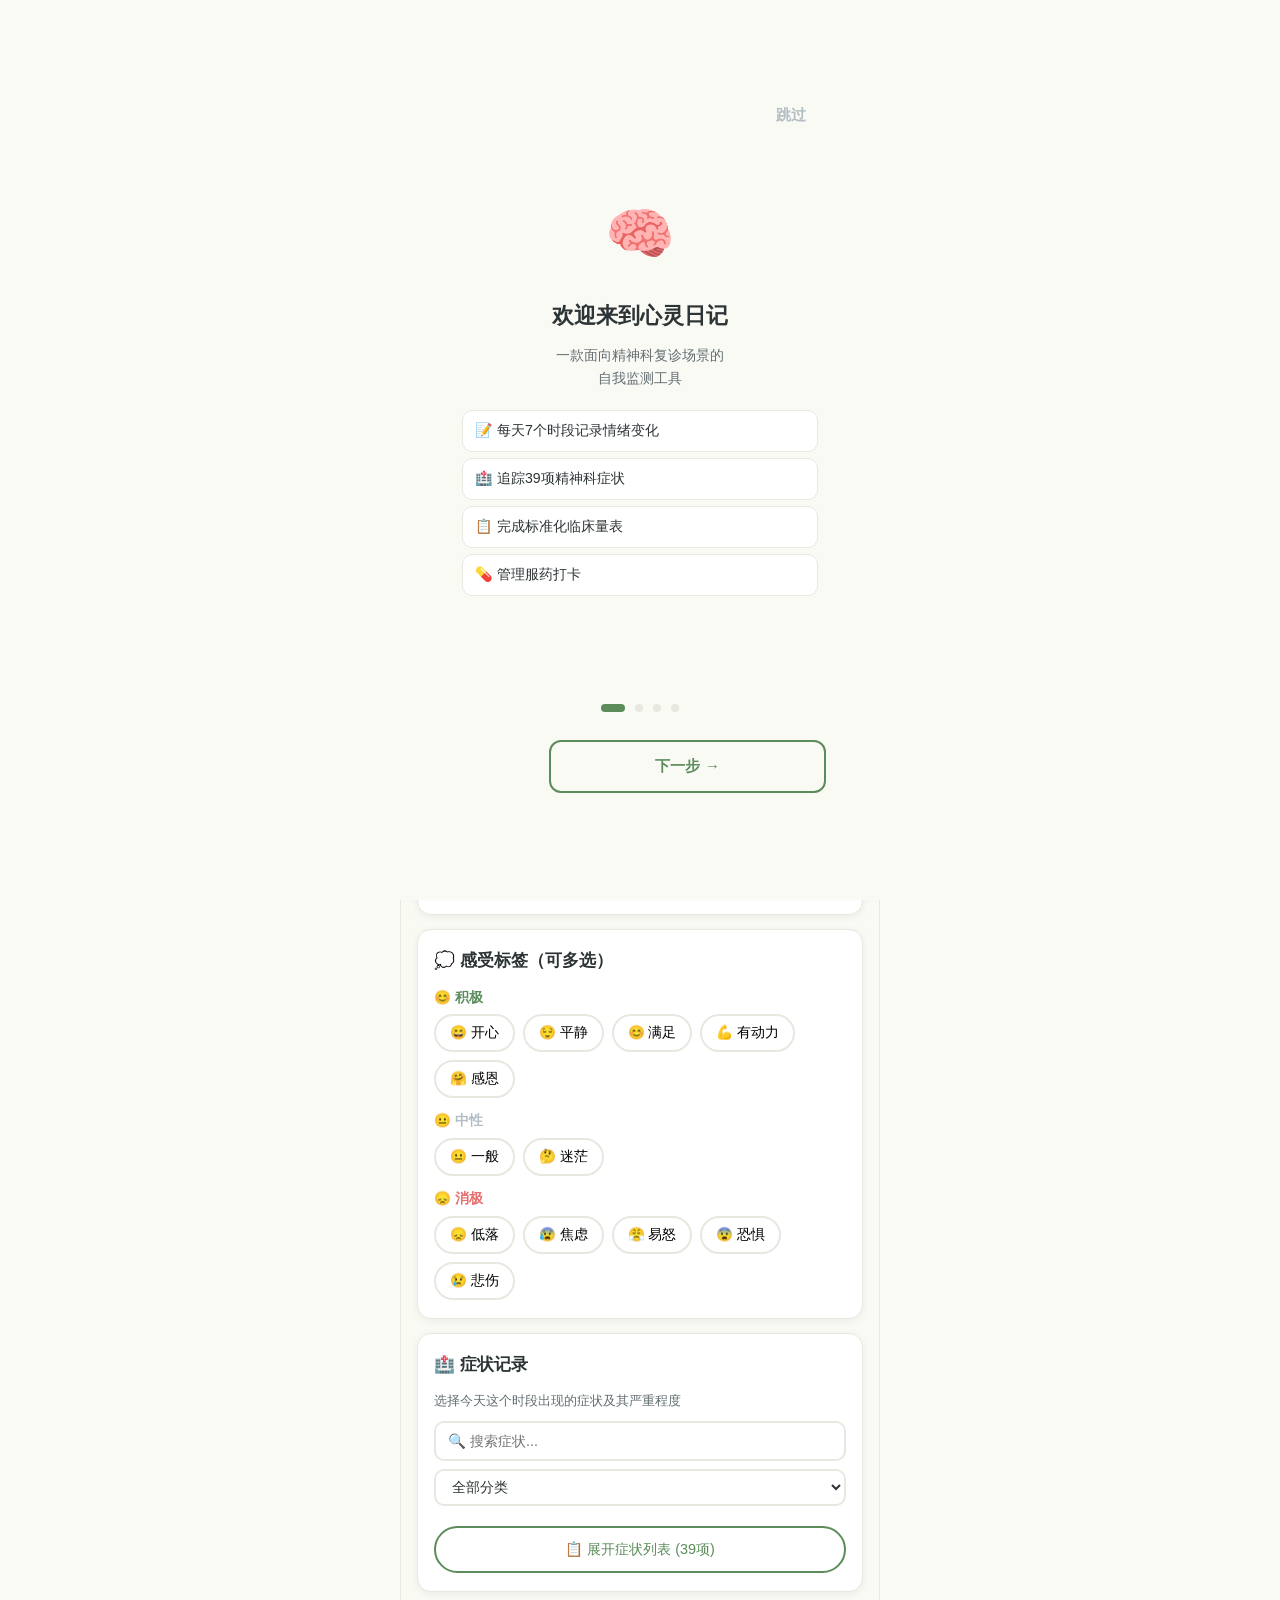
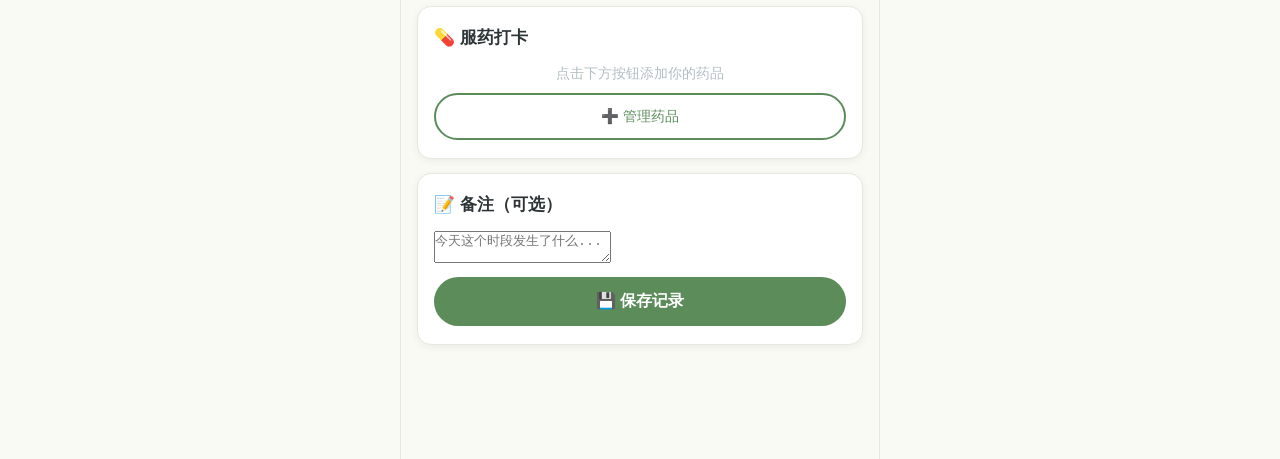
<file: index.html>
<!DOCTYPE html>
<html lang="zh-CN">
<head>
    <meta charset="UTF-8">
    <meta name="viewport" content="width=device-width, initial-scale=1.0, user-scalable=no">
    <meta name="theme-color" content="#5B8C5A">
    <meta name="description" content="心灵日记 - 精神健康记录助手">
    <link rel="icon" type="image/svg+xml" href="icons/icon.svg">
    <title>心灵日记</title>
    <link rel="stylesheet" href="css/style.css?v=17">
    <script>window._HTML_VER = "v13-sus";</script>
    <script src="js/vendor/chart.umd.min.js"></script>
    <script src="js/vendor/dexie.min.js"></script>
    <script src="js/vendor/html2pdf.bundle.min.js"></script>
    <script src="js/vendor/jszip.min.js"></script>
</head>
<body>

    <header id="app-header">
        <h1 id="page-title">📝 今日记录</h1>
        <span id="sync-status" class="sync-badge" title="同步状态">💾</span>
    </header>

    <!-- ==================== 1. 记录页 ==================== -->
    <main id="page-record" class="page active">

        <!-- 本周摘要 -->
        <section class="card" id="weekly-summary-card">
            <h2 class="card-title">📊 本周概况</h2>
            <div id="weekly-summary-content">
                <div class="summary-loading">加载中...</div>
            </div>
        </section>

        <section class="card">
            <h2 class="card-title">⏰ 选择时段</h2>
            <div class="time-period-grid" id="time-periods"></div>
        </section>

        <section class="card" id="mood-section">
            <h2 class="card-title">😊 情绪评分</h2>
            <div class="mood-slider-container">
                <div class="mood-emoji" id="mood-emoji">😐</div>
                <div class="mood-score" id="mood-score">5</div>
                <input type="range" id="mood-slider" min="1" max="10" value="5" class="slider">
                <div class="mood-labels"><span>😢 很差</span><span>😊 很好</span></div>
                <div class="slider-anchors">
                    <span class="anchor" style="left:10%">非常差</span>
                    <span class="anchor" style="left:30%">比较差</span>
                    <span class="anchor" style="left:50%">一般</span>
                    <span class="anchor" style="left:70%">不错</span>
                    <span class="anchor" style="left:90%">很好</span>
                </div>
            </div>
        </section>

        <section class="card">
            <h2 class="card-title">💭 感受标签（可多选）</h2>
            <h3 class="sub-title emotion-positive">😊 积极</h3>
            <div class="tag-grid" id="emotion-positive"></div>
            <h3 class="sub-title emotion-neutral">😐 中性</h3>
            <div class="tag-grid" id="emotion-neutral"></div>
            <h3 class="sub-title emotion-negative">😞 消极</h3>
            <div class="tag-grid" id="emotion-negative"></div>
        </section>

        <section class="card">
            <h2 class="card-title">🏥 症状记录</h2>
            <p class="card-desc">选择今天这个时段出现的症状及其严重程度</p>
            <!-- 搜索+筛选 -->
            <div class="symptom-search-row">
                <input type="text" id="symptom-search" placeholder="🔍 搜索症状..."
                       class="input-full" oninput="filterSymptoms()">
                <select id="symptom-category-filter" onchange="filterSymptoms()" style="margin-top:8px;">
                    <option value="all">全部分类</option>
                </select>
            </div>
            <!-- 已选症状速览 -->
            <div id="selected-symptoms-badges" class="selected-symptoms-badges" style="display:none;"></div>
            <!-- 折叠切换 -->
            <button id="symptom-toggle-btn" class="btn-secondary symptom-toggle" onclick="toggleSymptomList()">
                📋 展开症状列表 (39项)
            </button>
            <div id="symptom-list" style="display:none;"></div>
        </section>

        <section class="card">
            <h2 class="card-title">💊 服药打卡</h2>
            <div id="medication-checkin-area">
                <p class="med-empty-hint">点击下方按钮添加你的药品</p>
            </div>
            <button class="btn-secondary" onclick="showMedicationManager()" style="margin-top:8px;">➕ 管理药品</button>
        </section>

        <section class="card">
            <h2 class="card-title">📝 备注（可选）</h2>
            <textarea id="mood-note" rows="2" placeholder="今天这个时段发生了什么..."></textarea>
            <button id="save-record" class="btn-primary">💾 保存记录</button>
        </section>

        <section class="card" id="today-summary" style="display:none;">
            <h2 class="card-title">📋 今日记录一览</h2>
            <div id="today-summary-content"></div>
        </section>
    </main>

    <!-- ==================== 2. 统计页 ==================== -->
    <main id="page-stats" class="page">

        <!-- 临床量表 -->
        <section class="card" id="scale-section">
            <h2 class="card-title">📋 临床量表</h2>
            <p class="card-desc">标准化自我评估工具，结果便于医生参考</p>
            <div class="scale-cards-grid" id="scale-cards-container">
                <!-- JS 动态渲染 -->
            </div>
        </section>

        <!-- 量表分数趋势 -->
        <section class="card" id="scale-trend-section">
            <h2 class="card-title">📈 量表分数趋势</h2>
            <select id="scale-trend-select" onchange="renderScaleTrendChart()">
                <option value="phq9">PHQ-9 抑郁症筛查</option>
                <option value="gad7">GAD-7 焦虑症筛查</option>
                <option value="cssrs">C-SSRS 自杀风险评估</option>
                <option value="dshi">自伤行为筛查</option>
                <option value="scl90">SCL-90 症状自评量表</option>
            </select>
            <div class="chart-container">
                <canvas id="scale-trend-chart"></canvas>
            </div>
        </section>

        <!-- 加权情绪趋势 -->
        <section class="card">
            <h2 class="card-title">📈 情绪趋势</h2>
            <div class="chart-tabs">
                <button class="chart-tab" data-period="day">今日</button>
                <button class="chart-tab active" data-period="week">本周</button>
                <button class="chart-tab" data-period="month">本月</button>
            </div>
            <div class="chart-container">
                <canvas id="mood-chart"></canvas>
            </div>
            <p class="chart-note">* 每日分 = Σ(时长×生物权重×分数)/Σ(时长×生物权重)，点击数据点查看详情</p>
        </section>

        <!-- 症状总分 -->
        <section class="card">
            <h2 class="card-title">🏥 每日症状分</h2>
            <div class="chart-container">
                <canvas id="symptom-chart"></canvas>
            </div>
            <p class="chart-note">* 症状分 = Σ(基础权重 × 严重度)</p>
        </section>

        <!-- 单症状趋势 -->
        <section class="card">
            <h2 class="card-title">🔍 单症状趋势</h2>
            <div class="form-row">
                <select id="single-symptom-select" onchange="loadSingleSymptomChart()">
                    <option value="">选择要追踪的症状...</option>
                </select>
            </div>
            <div class="chart-container" id="single-symptom-chart-container">
                <canvas id="single-symptom-chart"></canvas>
            </div>
        </section>

        <!-- 每日详情 -->
        <section class="card" id="daily-detail" style="display:none;">
            <h2 class="card-title" id="daily-detail-title">📋 详情</h2>
            <div id="daily-detail-content"></div>
        </section>

        <!-- 历史列表 -->
        <section class="card">
            <h2 class="card-title">📋 历史记录（点击查看详情）</h2>
            <div id="history-list" class="history-list"></div>
        </section>
    </main>

    <!-- ==================== 3. 日记 ==================== -->
    <main id="page-diary" class="page">
        <section class="card">
            <h2 class="card-title">📔 写日记</h2>
            <input type="text" id="diary-title" placeholder="今天想写点什么？" class="input-full" style="margin-bottom:10px;">
            <textarea id="diary-content" rows="6" placeholder="记录今天的想法和感受..."></textarea>
            <div class="form-row" style="margin-top:10px;">
                <label>此刻心情</label>
                <select id="diary-mood">
                    <option value="5">😐 一般</option><option value="1">😢 很差</option>
                    <option value="3">😞 不太好</option><option value="7">🙂 不错</option><option value="10">😄 很好</option>
                </select>
            </div>
            <button id="save-diary" class="btn-primary">💾 保存日记</button>
        </section>
        <section class="card">
            <h2 class="card-title">📚 日记列表</h2>
            <div id="diary-list" class="diary-list"></div>
        </section>
    </main>

    <!-- ==================== 4. 音乐 ==================== -->
    <main id="page-music" class="page">
        <!-- 内置环境音 — 紧急躯体化时一键播放 -->
        <section class="card">
            <h2 class="card-title">🎧 内置舒缓环境音</h2>
            <p class="card-desc">无需导入文件，点击即播。适合焦虑/躯体化时快速使用。</p>
            <div class="ambient-grid" id="ambient-sounds">
                <!-- JS动态生成 -->
            </div>
            <div id="ambient-controls" class="ambient-controls hidden">
                <div class="ambient-now-playing" id="ambient-now-playing"></div>
                <input type="range" id="ambient-volume" min="5" max="100" value="30"
                       oninput="setAmbientVolume(this.value/100)" class="slider">
                <button class="btn-danger" onclick="stopAmbientSound()" style="margin-top:8px;">⏹ 停止播放</button>
            </div>
        </section>

        <!-- 自定义音乐 -->
        <section class="card">
            <h2 class="card-title">🎵 我的安心音乐</h2>
            <p class="card-desc">添加让你感到安全和放松的音乐</p>
            <input type="file" id="music-file" accept="audio/*" class="input-full" style="margin-bottom:10px;">
            <input type="text" id="music-name" placeholder="给这首歌起个名字" class="input-full" style="margin-bottom:10px;">
            <button id="add-music" class="btn-primary">➕ 添加音乐</button>
        </section>
        <section class="card">
            <h2 class="card-title">🎶 播放列表</h2>
            <div id="music-list" class="music-list"></div>
        </section>
        <div id="music-player" class="music-player hidden">
            <div id="now-playing">未在播放</div>
            <audio id="audio-player" controls></audio>
        </div>
    </main>

    <!-- ==================== 5. 设置 ==================== -->
    <main id="page-settings" class="page">
        <!-- v0.5: 账号系统 -->
        <section class="card" id="account-card">
            <h2 class="card-title">👤 账号</h2>
            <div id="account-area">
                <!-- JS动态生成 -->
            </div>
        </section>

        <section class="card">
            <h2 class="card-title">🆘 紧急联系人</h2>
            <input type="text" id="contact-name" placeholder="联系人姓名" class="input-full" style="margin-bottom:8px;">
            <input type="tel" id="contact-phone" placeholder="电话号码" class="input-full" style="margin-bottom:8px;">
            <input type="text" id="contact-relation" placeholder="关系" class="input-full" style="margin-bottom:8px;">
            <button id="add-contact" class="btn-primary">➕ 添加联系人</button>
            <div id="contact-list" class="contact-list"></div>
        </section>

        <section class="card">
            <h2 class="card-title">🔬 研究数据共享</h2>
            <p class="card-desc">您的数据默认只存储在本地。开启后，将匿名分享以下数据用于研究。您随时可以关闭或撤回。</p>
            <div class="toggle-row">
                <span>分享情绪记录</span>
                <label class="toggle"><input type="checkbox" id="share-mood"><span class="toggle-slider"></span></label>
            </div>
            <div class="toggle-row">
                <span>分享日记内容</span>
                <label class="toggle"><input type="checkbox" id="share-diary"><span class="toggle-slider"></span></label>
            </div>
            <button id="sync-now" class="btn-secondary">🔄 立即同步</button>
            <p id="sync-info" class="sync-info"></p>
        </section>

        <section class="card" id="sus-card">
            <h2 class="card-title">📋 系统反馈</h2>
            <p class="card-desc">帮我们改进心灵日记 — 你的回答只用于研究，不关联个人身份</p>
            <div id="sus-form"></div>
            <button id="submit-sus" class="btn-primary" style="margin-top:12px;">📤 提交可用性评分</button>
            <p id="sus-result" class="sync-info" style="margin-top:4px;"></p>
            <hr style="margin:16px 0;border-color:var(--border);">
            <p class="card-desc">💬 还有什么想说的？（可选）</p>
            <textarea id="feedback-text" rows="2" placeholder="哪里好用？哪里不好用？有什么建议？" style="width:100%;margin-bottom:8px;"></textarea>
            <button id="submit-feedback" class="btn-secondary">📤 提交反馈</button>
        </section>

        <section class="card">
            <h2 class="card-title">📦 数据管理</h2>
            <button id="export-all-csv" class="btn-primary" style="margin-bottom:10px;">📥 一键导出全部 (CSV+数据字典 ZIP)</button>
            <p class="card-desc" style="margin:0 0 6px;font-size:0.8rem;">分别导出 (直接导入 SPSS/R/Python)：</p>
            <div class="export-csv-row" style="display:flex;gap:8px;flex-wrap:wrap;margin-bottom:10px;">
                <button id="export-mood-csv" class="btn-secondary btn-sm" style="flex:1;min-width:100px;font-size:0.82rem;">😊 情绪CSV</button>
                <button id="export-symptom-csv" class="btn-secondary btn-sm" style="flex:1;min-width:100px;font-size:0.82rem;">🏥 症状CSV</button>
                <button id="export-scale-csv" class="btn-secondary btn-sm" style="flex:1;min-width:100px;font-size:0.82rem;">📋 量表CSV</button>
                <button id="export-med-csv" class="btn-secondary btn-sm" style="flex:1;min-width:100px;font-size:0.82rem;">💊 服药CSV</button>
                <button id="export-sus-csv" class="btn-secondary btn-sm" style="flex:1;min-width:100px;font-size:0.82rem;">📋 SUS CSV</button>
            </div>
            <button id="export-report" class="btn-primary" style="margin-bottom:8px;">📄 导出健康报告 (PDF)</button>
            <button id="export-data" class="btn-secondary" style="margin-bottom:8px;">📥 导出原始数据 (JSON) [旧版]</button>
            <button id="clear-data" class="btn-danger">🗑️ 清除所有本地数据</button>
        </section>

        <section class="card">
            <h2 class="card-title">ℹ️ 关于</h2>
            <p class="card-desc">心灵日记 v0.3 — 精神健康记录助手<br>所有数据默认保存在您的设备上。<br>症状权重配置: js/symptom-config.js</p>
        </section>
    </main>

    <!-- ==================== 底部导航 ==================== -->
    <nav id="bottom-nav">
        <button class="nav-btn active" data-page="record"><span class="nav-icon">📝</span><span class="nav-label">记录</span></button>
        <button class="nav-btn" data-page="stats"><span class="nav-icon">📊</span><span class="nav-label">统计</span></button>
        <button class="nav-btn" data-page="diary"><span class="nav-icon">📔</span><span class="nav-label">日记</span></button>
        <button class="nav-btn" data-page="music"><span class="nav-icon">🎵</span><span class="nav-label">音乐</span></button>
        <button class="nav-btn" data-page="settings"><span class="nav-icon">⚙️</span><span class="nav-label">设置</span></button>
    </nav>

    <div id="toast" class="toast hidden"></div>

    <!-- 服药管理弹窗 -->
    <div id="med-manager-overlay" class="med-overlay" style="display:none;">
        <div id="med-manager-content" class="med-manager-dialog"></div>
    </div>

    <!-- 药品详情弹窗 -->
    <div id="med-detail-overlay" class="med-overlay" style="display:none;">
        <div id="med-detail-content" class="med-detail-dialog"></div>
    </div>

    <!-- JS 加载顺序: config → medication-db → db → medication → report → ambient/music/charts/contacts/sync → app -->
    <script>
        // 生产环境后端地址 (部署 Vercel 时生效)
        window.MJ_API_BASE = "https://mind-journal-api.onrender.com/api";
    </script>
    <script src="js/symptom-config.js?v=11"></script>
    <script src="js/medication-db.js?v=10"></script>
    <script src="js/db.js?v=12"></script>
    <script src="js/medication.js?v=11"></script>
    <script src="js/report.js?v=11"></script>
    <script src="js/scales.js?v=2"></script>
    <script src="js/ambient-sounds.js?v=11"></script>
    <script src="js/charts.js?v=11"></script>
    <script src="js/music.js?v=11"></script>
    <script src="js/contacts.js?v=11"></script>
    <script src="js/sync.js?v=12"></script>
    <script src="js/error-handler.js?v=1"></script>
    <script src="js/export-csv.js?v=1"></script>
    <script src="js/onboarding.js?v=1"></script>
    <script src="js/app.js?v=15"></script>
    <script>
        if ("serviceWorker" in navigator) {
            navigator.serviceWorker.register("./sw.js")
                .then(() => console.log("SW registered"))
                .catch(() => console.warn("SW failed"));
        }
    </script>
</body>
</html>
</file>
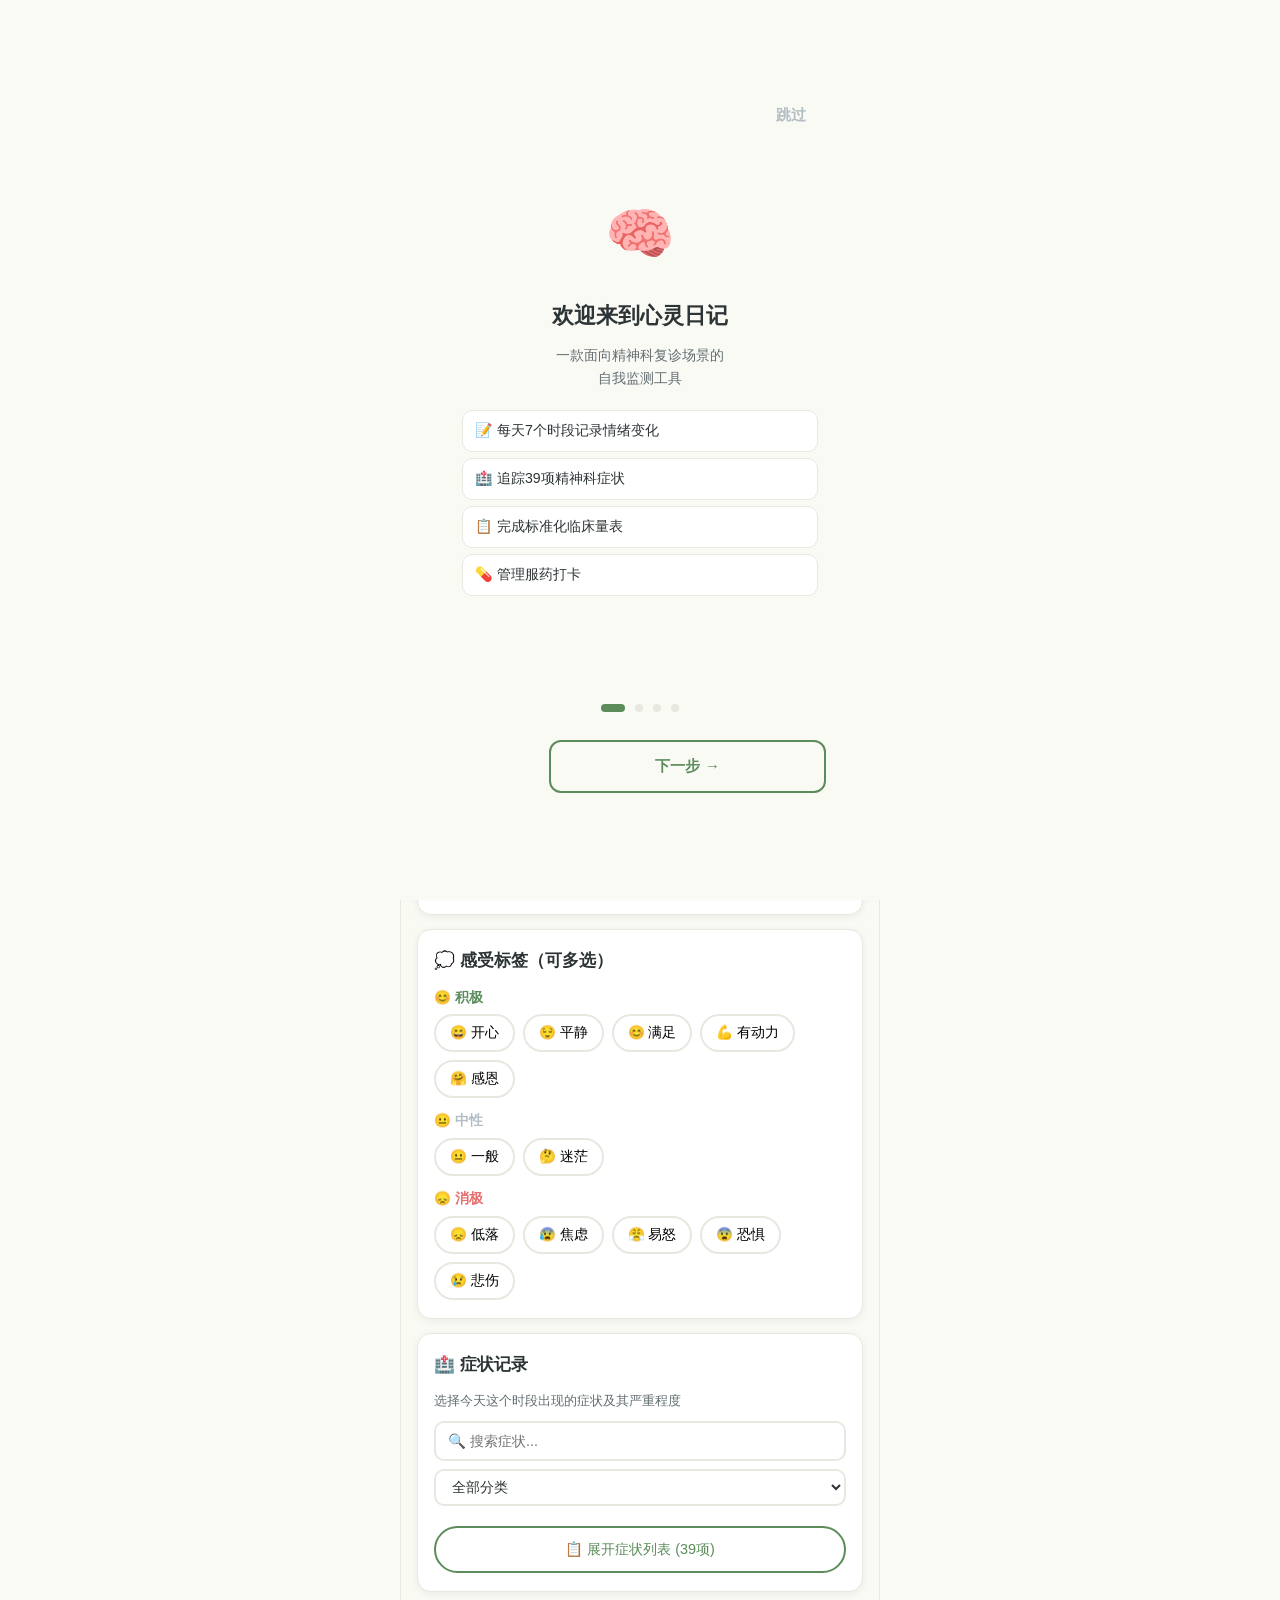
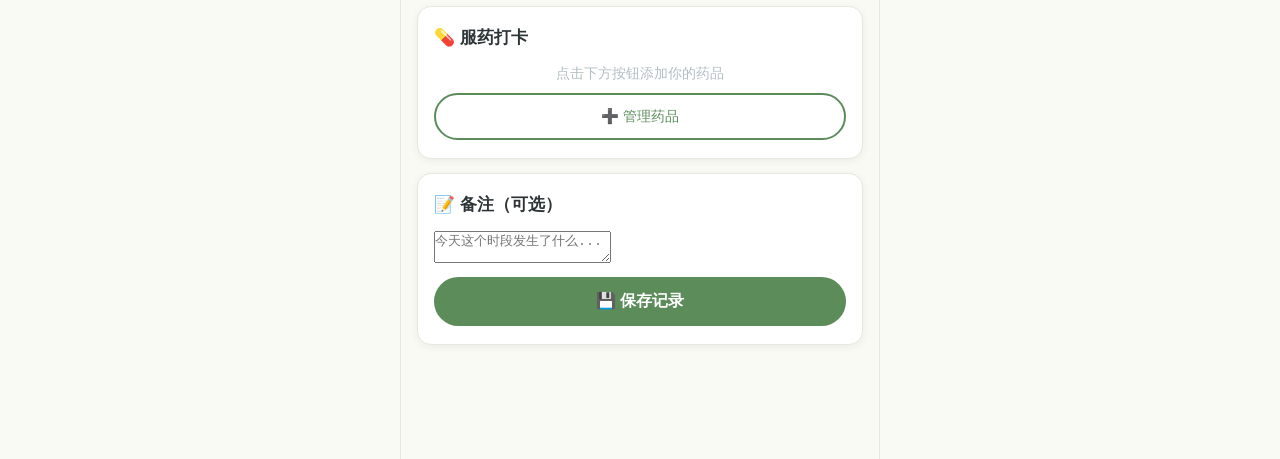
<file: frontend/index.html>
<!DOCTYPE html>
<html lang="zh-CN">
<head>
    <meta charset="UTF-8">
    <meta name="viewport" content="width=device-width, initial-scale=1.0, user-scalable=no">
    <meta name="theme-color" content="#5B8C5A">
    <meta name="description" content="心灵日记 - 精神健康记录助手">
    <link rel="icon" type="image/svg+xml" href="icons/icon.svg">
    <title>心灵日记</title>
    <link rel="stylesheet" href="css/style.css?v=17">
    <script>window._HTML_VER = "v13-sus";</script>
    <script src="js/vendor/chart.umd.min.js"></script>
    <script src="js/vendor/dexie.min.js"></script>
    <script src="js/vendor/html2pdf.bundle.min.js"></script>
    <script src="js/vendor/jszip.min.js"></script>
</head>
<body>

    <header id="app-header">
        <h1 id="page-title">📝 今日记录</h1>
        <span id="sync-status" class="sync-badge" title="同步状态">💾</span>
    </header>

    <!-- ==================== 1. 记录页 ==================== -->
    <main id="page-record" class="page active">

        <!-- 本周摘要 -->
        <section class="card" id="weekly-summary-card">
            <h2 class="card-title">📊 本周概况</h2>
            <div id="weekly-summary-content">
                <div class="summary-loading">加载中...</div>
            </div>
        </section>

        <section class="card">
            <h2 class="card-title">⏰ 选择时段</h2>
            <div class="time-period-grid" id="time-periods"></div>
        </section>

        <section class="card" id="mood-section">
            <h2 class="card-title">😊 情绪评分</h2>
            <div class="mood-slider-container">
                <div class="mood-emoji" id="mood-emoji">😐</div>
                <div class="mood-score" id="mood-score">5</div>
                <input type="range" id="mood-slider" min="1" max="10" value="5" class="slider">
                <div class="mood-labels"><span>😢 很差</span><span>😊 很好</span></div>
                <div class="slider-anchors">
                    <span class="anchor" style="left:10%">非常差</span>
                    <span class="anchor" style="left:30%">比较差</span>
                    <span class="anchor" style="left:50%">一般</span>
                    <span class="anchor" style="left:70%">不错</span>
                    <span class="anchor" style="left:90%">很好</span>
                </div>
            </div>
        </section>

        <section class="card">
            <h2 class="card-title">💭 感受标签（可多选）</h2>
            <h3 class="sub-title emotion-positive">😊 积极</h3>
            <div class="tag-grid" id="emotion-positive"></div>
            <h3 class="sub-title emotion-neutral">😐 中性</h3>
            <div class="tag-grid" id="emotion-neutral"></div>
            <h3 class="sub-title emotion-negative">😞 消极</h3>
            <div class="tag-grid" id="emotion-negative"></div>
        </section>

        <section class="card">
            <h2 class="card-title">🏥 症状记录</h2>
            <p class="card-desc">选择今天这个时段出现的症状及其严重程度</p>
            <!-- 搜索+筛选 -->
            <div class="symptom-search-row">
                <input type="text" id="symptom-search" placeholder="🔍 搜索症状..."
                       class="input-full" oninput="filterSymptoms()">
                <select id="symptom-category-filter" onchange="filterSymptoms()" style="margin-top:8px;">
                    <option value="all">全部分类</option>
                </select>
            </div>
            <!-- 已选症状速览 -->
            <div id="selected-symptoms-badges" class="selected-symptoms-badges" style="display:none;"></div>
            <!-- 折叠切换 -->
            <button id="symptom-toggle-btn" class="btn-secondary symptom-toggle" onclick="toggleSymptomList()">
                📋 展开症状列表 (39项)
            </button>
            <div id="symptom-list" style="display:none;"></div>
        </section>

        <section class="card">
            <h2 class="card-title">💊 服药打卡</h2>
            <div id="medication-checkin-area">
                <p class="med-empty-hint">点击下方按钮添加你的药品</p>
            </div>
            <button class="btn-secondary" onclick="showMedicationManager()" style="margin-top:8px;">➕ 管理药品</button>
        </section>

        <section class="card">
            <h2 class="card-title">📝 备注（可选）</h2>
            <textarea id="mood-note" rows="2" placeholder="今天这个时段发生了什么..."></textarea>
            <button id="save-record" class="btn-primary">💾 保存记录</button>
        </section>

        <section class="card" id="today-summary" style="display:none;">
            <h2 class="card-title">📋 今日记录一览</h2>
            <div id="today-summary-content"></div>
        </section>
    </main>

    <!-- ==================== 2. 统计页 ==================== -->
    <main id="page-stats" class="page">

        <!-- 临床量表 -->
        <section class="card" id="scale-section">
            <h2 class="card-title">📋 临床量表</h2>
            <p class="card-desc">标准化自我评估工具，结果便于医生参考</p>
            <div class="scale-cards-grid" id="scale-cards-container">
                <!-- JS 动态渲染 -->
            </div>
        </section>

        <!-- 量表分数趋势 -->
        <section class="card" id="scale-trend-section">
            <h2 class="card-title">📈 量表分数趋势</h2>
            <select id="scale-trend-select" onchange="renderScaleTrendChart()">
                <option value="phq9">PHQ-9 抑郁症筛查</option>
                <option value="gad7">GAD-7 焦虑症筛查</option>
                <option value="cssrs">C-SSRS 自杀风险评估</option>
                <option value="dshi">自伤行为筛查</option>
                <option value="scl90">SCL-90 症状自评量表</option>
            </select>
            <div class="chart-container">
                <canvas id="scale-trend-chart"></canvas>
            </div>
        </section>

        <!-- 加权情绪趋势 -->
        <section class="card">
            <h2 class="card-title">📈 情绪趋势</h2>
            <div class="chart-tabs">
                <button class="chart-tab" data-period="day">今日</button>
                <button class="chart-tab active" data-period="week">本周</button>
                <button class="chart-tab" data-period="month">本月</button>
            </div>
            <div class="chart-container">
                <canvas id="mood-chart"></canvas>
            </div>
            <p class="chart-note">* 每日分 = Σ(时长×生物权重×分数)/Σ(时长×生物权重)，点击数据点查看详情</p>
        </section>

        <!-- 症状总分 -->
        <section class="card">
            <h2 class="card-title">🏥 每日症状分</h2>
            <div class="chart-container">
                <canvas id="symptom-chart"></canvas>
            </div>
            <p class="chart-note">* 症状分 = Σ(基础权重 × 严重度)</p>
        </section>

        <!-- 单症状趋势 -->
        <section class="card">
            <h2 class="card-title">🔍 单症状趋势</h2>
            <div class="form-row">
                <select id="single-symptom-select" onchange="loadSingleSymptomChart()">
                    <option value="">选择要追踪的症状...</option>
                </select>
            </div>
            <div class="chart-container" id="single-symptom-chart-container">
                <canvas id="single-symptom-chart"></canvas>
            </div>
        </section>

        <!-- 每日详情 -->
        <section class="card" id="daily-detail" style="display:none;">
            <h2 class="card-title" id="daily-detail-title">📋 详情</h2>
            <div id="daily-detail-content"></div>
        </section>

        <!-- 历史列表 -->
        <section class="card">
            <h2 class="card-title">📋 历史记录（点击查看详情）</h2>
            <div id="history-list" class="history-list"></div>
        </section>
    </main>

    <!-- ==================== 3. 日记 ==================== -->
    <main id="page-diary" class="page">
        <section class="card">
            <h2 class="card-title">📔 写日记</h2>
            <input type="text" id="diary-title" placeholder="今天想写点什么？" class="input-full" style="margin-bottom:10px;">
            <textarea id="diary-content" rows="6" placeholder="记录今天的想法和感受..."></textarea>
            <div class="form-row" style="margin-top:10px;">
                <label>此刻心情</label>
                <select id="diary-mood">
                    <option value="5">😐 一般</option><option value="1">😢 很差</option>
                    <option value="3">😞 不太好</option><option value="7">🙂 不错</option><option value="10">😄 很好</option>
                </select>
            </div>
            <button id="save-diary" class="btn-primary">💾 保存日记</button>
        </section>
        <section class="card">
            <h2 class="card-title">📚 日记列表</h2>
            <div id="diary-list" class="diary-list"></div>
        </section>
    </main>

    <!-- ==================== 4. 音乐 ==================== -->
    <main id="page-music" class="page">
        <!-- 内置环境音 — 紧急躯体化时一键播放 -->
        <section class="card">
            <h2 class="card-title">🎧 内置舒缓环境音</h2>
            <p class="card-desc">无需导入文件，点击即播。适合焦虑/躯体化时快速使用。</p>
            <div class="ambient-grid" id="ambient-sounds">
                <!-- JS动态生成 -->
            </div>
            <div id="ambient-controls" class="ambient-controls hidden">
                <div class="ambient-now-playing" id="ambient-now-playing"></div>
                <input type="range" id="ambient-volume" min="5" max="100" value="30"
                       oninput="setAmbientVolume(this.value/100)" class="slider">
                <button class="btn-danger" onclick="stopAmbientSound()" style="margin-top:8px;">⏹ 停止播放</button>
            </div>
        </section>

        <!-- 自定义音乐 -->
        <section class="card">
            <h2 class="card-title">🎵 我的安心音乐</h2>
            <p class="card-desc">添加让你感到安全和放松的音乐</p>
            <input type="file" id="music-file" accept="audio/*" class="input-full" style="margin-bottom:10px;">
            <input type="text" id="music-name" placeholder="给这首歌起个名字" class="input-full" style="margin-bottom:10px;">
            <button id="add-music" class="btn-primary">➕ 添加音乐</button>
        </section>
        <section class="card">
            <h2 class="card-title">🎶 播放列表</h2>
            <div id="music-list" class="music-list"></div>
        </section>
        <div id="music-player" class="music-player hidden">
            <div id="now-playing">未在播放</div>
            <audio id="audio-player" controls></audio>
        </div>
    </main>

    <!-- ==================== 5. 设置 ==================== -->
    <main id="page-settings" class="page">
        <!-- v0.5: 账号系统 -->
        <section class="card" id="account-card">
            <h2 class="card-title">👤 账号</h2>
            <div id="account-area">
                <!-- JS动态生成 -->
            </div>
        </section>

        <section class="card">
            <h2 class="card-title">🆘 紧急联系人</h2>
            <input type="text" id="contact-name" placeholder="联系人姓名" class="input-full" style="margin-bottom:8px;">
            <input type="tel" id="contact-phone" placeholder="电话号码" class="input-full" style="margin-bottom:8px;">
            <input type="text" id="contact-relation" placeholder="关系" class="input-full" style="margin-bottom:8px;">
            <button id="add-contact" class="btn-primary">➕ 添加联系人</button>
            <div id="contact-list" class="contact-list"></div>
        </section>

        <section class="card">
            <h2 class="card-title">🔬 研究数据共享</h2>
            <p class="card-desc">您的数据默认只存储在本地。开启后，将匿名分享以下数据用于研究。您随时可以关闭或撤回。</p>
            <div class="toggle-row">
                <span>分享情绪记录</span>
                <label class="toggle"><input type="checkbox" id="share-mood"><span class="toggle-slider"></span></label>
            </div>
            <div class="toggle-row">
                <span>分享日记内容</span>
                <label class="toggle"><input type="checkbox" id="share-diary"><span class="toggle-slider"></span></label>
            </div>
            <button id="sync-now" class="btn-secondary">🔄 立即同步</button>
            <p id="sync-info" class="sync-info"></p>
        </section>

        <section class="card" id="sus-card">
            <h2 class="card-title">📋 系统反馈</h2>
            <p class="card-desc">帮我们改进心灵日记 — 你的回答只用于研究，不关联个人身份</p>
            <div id="sus-form"></div>
            <button id="submit-sus" class="btn-primary" style="margin-top:12px;">📤 提交可用性评分</button>
            <p id="sus-result" class="sync-info" style="margin-top:4px;"></p>
            <hr style="margin:16px 0;border-color:var(--border);">
            <p class="card-desc">💬 还有什么想说的？（可选）</p>
            <textarea id="feedback-text" rows="2" placeholder="哪里好用？哪里不好用？有什么建议？" style="width:100%;margin-bottom:8px;"></textarea>
            <button id="submit-feedback" class="btn-secondary">📤 提交反馈</button>
        </section>

        <section class="card">
            <h2 class="card-title">📦 数据管理</h2>
            <button id="export-all-csv" class="btn-primary" style="margin-bottom:10px;">📥 一键导出全部 (CSV+数据字典 ZIP)</button>
            <p class="card-desc" style="margin:0 0 6px;font-size:0.8rem;">分别导出 (直接导入 SPSS/R/Python)：</p>
            <div class="export-csv-row" style="display:flex;gap:8px;flex-wrap:wrap;margin-bottom:10px;">
                <button id="export-mood-csv" class="btn-secondary btn-sm" style="flex:1;min-width:100px;font-size:0.82rem;">😊 情绪CSV</button>
                <button id="export-symptom-csv" class="btn-secondary btn-sm" style="flex:1;min-width:100px;font-size:0.82rem;">🏥 症状CSV</button>
                <button id="export-scale-csv" class="btn-secondary btn-sm" style="flex:1;min-width:100px;font-size:0.82rem;">📋 量表CSV</button>
                <button id="export-med-csv" class="btn-secondary btn-sm" style="flex:1;min-width:100px;font-size:0.82rem;">💊 服药CSV</button>
                <button id="export-sus-csv" class="btn-secondary btn-sm" style="flex:1;min-width:100px;font-size:0.82rem;">📋 SUS CSV</button>
            </div>
            <button id="export-report" class="btn-primary" style="margin-bottom:8px;">📄 导出健康报告 (PDF)</button>
            <button id="export-data" class="btn-secondary" style="margin-bottom:8px;">📥 导出原始数据 (JSON) [旧版]</button>
            <button id="clear-data" class="btn-danger">🗑️ 清除所有本地数据</button>
        </section>

        <section class="card">
            <h2 class="card-title">ℹ️ 关于</h2>
            <p class="card-desc">心灵日记 v0.3 — 精神健康记录助手<br>所有数据默认保存在您的设备上。<br>症状权重配置: js/symptom-config.js</p>
        </section>
    </main>

    <!-- ==================== 底部导航 ==================== -->
    <nav id="bottom-nav">
        <button class="nav-btn active" data-page="record"><span class="nav-icon">📝</span><span class="nav-label">记录</span></button>
        <button class="nav-btn" data-page="stats"><span class="nav-icon">📊</span><span class="nav-label">统计</span></button>
        <button class="nav-btn" data-page="diary"><span class="nav-icon">📔</span><span class="nav-label">日记</span></button>
        <button class="nav-btn" data-page="music"><span class="nav-icon">🎵</span><span class="nav-label">音乐</span></button>
        <button class="nav-btn" data-page="settings"><span class="nav-icon">⚙️</span><span class="nav-label">设置</span></button>
    </nav>

    <div id="toast" class="toast hidden"></div>

    <!-- 服药管理弹窗 -->
    <div id="med-manager-overlay" class="med-overlay" style="display:none;">
        <div id="med-manager-content" class="med-manager-dialog"></div>
    </div>

    <!-- 药品详情弹窗 -->
    <div id="med-detail-overlay" class="med-overlay" style="display:none;">
        <div id="med-detail-content" class="med-detail-dialog"></div>
    </div>

    <!-- JS 加载顺序: config → medication-db → db → medication → report → ambient/music/charts/contacts/sync → app -->
    <script>
        // 后端地址: 同域部署(Render)用 /api, 跨域部署(Vercel)自动降级到硬编码地址
        window.MJ_API_BASE = "/api";
    </script>
    <script src="js/symptom-config.js?v=11"></script>
    <script src="js/medication-db.js?v=10"></script>
    <script src="js/db.js?v=12"></script>
    <script src="js/medication.js?v=11"></script>
    <script src="js/report.js?v=11"></script>
    <script src="js/scales.js?v=2"></script>
    <script src="js/ambient-sounds.js?v=11"></script>
    <script src="js/charts.js?v=11"></script>
    <script src="js/music.js?v=11"></script>
    <script src="js/contacts.js?v=11"></script>
    <script src="js/sync.js?v=12"></script>
    <script src="js/error-handler.js?v=1"></script>
    <script src="js/export-csv.js?v=1"></script>
    <script src="js/onboarding.js?v=1"></script>
    <script src="js/app.js?v=15"></script>
    <script>
        if ("serviceWorker" in navigator) {
            navigator.serviceWorker.register("./sw.js")
                .then(() => console.log("SW registered"))
                .catch(() => console.warn("SW failed"));
        }
    </script>
</body>
</html>
</file>
<file: css/style.css>
/* ============================================
   心灵日记 v0.2 — 全局样式 (移动端优先)
   新增：时段选择器、症状卡片、频率输入、详情弹窗
   ============================================ */

/* --- CSS 变量 --- */
:root {
    --primary: #5B8C5A;
    --primary-light: #7DAF7C;
    --primary-dark: #3D6B3C;
    --secondary: #7EB5D6;
    --accent: #F4A261;
    --danger: #E76F6F;
    --danger-light: #FFF0F0;
    --bg: #FAFAF5;
    --card-bg: #FFFFFF;
    --text: #2D3436;
    --text-light: #636E72;
    --text-muted: #B2BEC3;
    --border: #E8E8E0;
    --shadow: 0 2px 8px rgba(0,0,0,0.06);
    --radius: 14px;
    --nav-height: 64px;
    --header-height: 56px;
    --max-width: 480px;

    /* 症状等级颜色 */
    --level-mild: #F4A261;
    --level-moderate: #E76F6F;
    --level-severe: #C0392B;
}

*, *::before, *::after { box-sizing: border-box; margin: 0; padding: 0; }

html {
    font-size: 16px;
    -webkit-tap-highlight-color: transparent;
}

body {
    font-family: -apple-system, BlinkMacSystemFont, "Segoe UI", "PingFang SC",
                 "Microsoft YaHei", "Hiragino Sans GB", sans-serif;
    background: var(--bg);
    color: var(--text);
    line-height: 1.6;
    max-width: var(--max-width);
    margin: 0 auto;
    min-height: 100vh;
    padding-top: var(--header-height);
    padding-bottom: calc(var(--nav-height) + 20px);
    -webkit-font-smoothing: antialiased;
    overscroll-behavior: none;
}

/* --- 顶部 --- */
#app-header {
    position: fixed;
    top: 0;
    left: 50%;
    transform: translateX(-50%);
    width: 100%;
    max-width: var(--max-width);
    height: var(--header-height);
    background: var(--primary);
    color: white;
    display: flex;
    align-items: center;
    justify-content: space-between;
    padding: 0 20px;
    z-index: 100;
    box-shadow: 0 2px 4px rgba(0,0,0,0.1);
}
#page-title { font-size: 1.15rem; font-weight: 600; }
.sync-badge { font-size: 1.2rem; cursor: pointer; opacity: 0.8; }

/* --- 页面 --- */
.page { display: none; padding: 16px; animation: fadeIn 0.2s ease; }
.page.active { display: block; }
@keyframes fadeIn { from { opacity: 0; transform: translateY(6px); } to { opacity: 1; transform: translateY(0); } }

/* --- 卡片 --- */
.card {
    background: var(--card-bg);
    border-radius: var(--radius);
    padding: 18px 16px;
    margin-bottom: 14px;
    box-shadow: var(--shadow);
    border: 1px solid var(--border);
}
.card-title { font-size: 1.05rem; font-weight: 600; margin-bottom: 12px; }
.card-desc { font-size: 0.82rem; color: var(--text-light); margin-bottom: 10px; line-height: 1.5; }
.chart-note { font-size: 0.72rem; color: var(--text-muted); margin-top: 6px; font-style: italic; }
.sub-title { font-size: 0.85rem; font-weight: 600; margin: 12px 0 6px 0; }
.emotion-positive { color: #5B8C5A; }
.emotion-neutral { color: #B2BEC3; }
.emotion-negative { color: #E76F6F; }

/* ==================== 症状搜索 ==================== */
.symptom-search-row {
    margin-bottom: 12px;
}
#symptom-search {
    font-size: 0.9rem;
}
#symptom-category-filter {
    width: 100%;
    padding: 8px 12px;
    border: 2px solid var(--border);
    border-radius: 10px;
    font-size: 0.85rem;
    font-family: inherit;
    color: var(--text);
    background: var(--card-bg);
}

/* ==================== 时段选择器 ==================== */
.time-period-grid {
    display: grid;
    grid-template-columns: repeat(4, 1fr);
    gap: 8px;
}
.time-period-btn {
    padding: 10px 4px;
    border: 2px solid var(--border);
    border-radius: 10px;
    background: var(--card-bg);
    font-size: 0.72rem;
    text-align: center;
    cursor: pointer;
    transition: all 0.15s;
    line-height: 1.3;
}
.time-period-btn .period-time { font-weight: 600; display: block; }
.time-period-btn .period-label { color: var(--text-light); display: block; font-size: 0.65rem; }
.time-period-btn.selected {
    border-color: var(--primary);
    background: #E8F5E9;
}
.time-period-btn .period-badge {
    display: inline-block;
    background: var(--primary);
    color: white;
    border-radius: 50%;
    width: 16px; height: 16px;
    font-size: 0.55rem;
    line-height: 16px;
    text-align: center;
    margin-top: 2px;
}

/* ==================== 情绪评分 ==================== */
.mood-slider-container { text-align: center; padding: 8px 0; }
.mood-emoji { font-size: 3rem; margin-bottom: 4px; transition: transform 0.2s; }
.mood-score { font-size: 2rem; font-weight: 700; color: var(--primary); margin-bottom: 4px; }
.slider {
    -webkit-appearance: none; appearance: none;
    width: 100%; height: 8px; border-radius: 4px;
    background: linear-gradient(to right, #E76F6F, #F4A261, #5B8C5A);
    outline: none; margin: 10px 0;
}
.slider::-webkit-slider-thumb {
    -webkit-appearance: none; appearance: none;
    width: 32px; height: 32px; border-radius: 50%;
    background: white; border: 3px solid var(--primary);
    box-shadow: 0 2px 6px rgba(0,0,0,0.15); cursor: pointer;
}
.mood-labels { display: flex; justify-content: space-between; font-size: 0.78rem; color: var(--text-light); }

/* --- 滑杆锚点 --- */
.slider-anchors {
    position: relative;
    height: 20px;
    margin-top: 4px;
}
.slider-anchors .anchor {
    position: absolute;
    transform: translateX(-50%);
    font-size: 0.65rem;
    color: var(--text-muted);
    white-space: nowrap;
}

/* ==================== 情绪标签 ==================== */
.tag-grid { display: flex; flex-wrap: wrap; gap: 8px; }
.tag {
    padding: 8px 14px; border: 2px solid var(--border); border-radius: 22px;
    background: var(--card-bg); font-size: 0.85rem; cursor: pointer;
    transition: all 0.15s; user-select: none;
}
.tag:active { transform: scale(0.96); }
.tag.selected { border-color: var(--primary); background: #E8F5E9; color: var(--primary-dark); }

/* ==================== 症状折叠按钮 ==================== */
.symptom-toggle {
    font-size: 0.85rem;
    padding: 10px;
    text-align: center;
}
.symptom-toggle.open {
    border-color: var(--primary);
    background: #E8F5E9;
}

/* 已选症状徽章 */
.selected-symptoms-badges {
    display: flex;
    flex-wrap: wrap;
    gap: 6px;
    margin-bottom: 10px;
}
.symptom-badge {
    display: inline-flex;
    align-items: center;
    gap: 4px;
    padding: 4px 10px;
    border-radius: 14px;
    font-size: 0.75rem;
    font-weight: 500;
    color: white;
}
.symptom-badge.mild { background: var(--level-mild); }
.symptom-badge.moderate { background: var(--level-moderate); }
.symptom-badge.severe { background: var(--level-severe); }
.symptom-badge .badge-remove {
    cursor: pointer;
    margin-left: 2px;
    opacity: 0.7;
}

/* ==================== 症状卡片 (v0.4 色彩标记) ==================== */
.symptom-card {
    border: 2px solid var(--border);
    border-left-width: 4px;
    border-radius: 12px;
    padding: 12px;
    margin-bottom: 8px;
    transition: all 0.2s;
}
.symptom-card.has-symptom { background: #FFFBFB; }
.symptom-card.level-mild { border-color: var(--level-mild); border-left-color: var(--level-mild); }
.symptom-card.level-moderate { border-color: var(--level-moderate); border-left-color: var(--level-moderate); }
.symptom-card.level-severe { border-color: var(--level-severe); border-left-color: var(--level-severe); }
.symptom-header {
    display: flex;
    justify-content: space-between;
    align-items: center;
    cursor: pointer;
}
.symptom-name { font-size: 0.9rem; font-weight: 500; }
.symptom-weight-badge {
    font-size: 0.65rem;
    padding: 2px 8px;
    border-radius: 10px;
    color: white;
    font-weight: 600;
}
.weight-crisis { background: #C0392B; }
.weight-severe { background: #E76F6F; }
.weight-moderate { background: #F4A261; }
.weight-mild { background: #95A5A6; }

.symptom-detail {
    display: none;
    margin-top: 10px;
    padding-top: 10px;
    border-top: 1px solid var(--border);
}
.symptom-card.has-symptom .symptom-detail { display: block; }

.symptom-levels {
    display: flex;
    gap: 6px;
    margin-bottom: 8px;
}
.level-btn {
    flex: 1;
    padding: 8px 4px;
    border: 2px solid var(--border);
    border-radius: 8px;
    background: var(--card-bg);
    font-size: 0.7rem;
    cursor: pointer;
    text-align: center;
    transition: all 0.15s;
    line-height: 1.3;
}
.level-btn.mild.selected { border-color: var(--level-mild); background: #FFF3E8; }
.level-btn.moderate.selected { border-color: var(--level-moderate); background: #FFF0F0; }
.level-btn.severe.selected { border-color: var(--level-severe); background: #FFE8E8; }

.symptom-frequency {
    display: flex;
    align-items: center;
    gap: 8px;
    font-size: 0.8rem;
    color: var(--text-light);
    margin-top: 4px;
}
.symptom-frequency input {
    width: 80px;
    padding: 6px 10px;
    border: 2px solid var(--border);
    border-radius: 8px;
    font-size: 0.8rem;
    text-align: center;
}
.symptom-frequency select {
    padding: 6px 8px;
    border: 2px solid var(--border);
    border-radius: 8px;
    font-size: 0.8rem;
}

/* ==================== 周摘要卡片 ==================== */
.weekly-summary-grid {
    display: grid;
    grid-template-columns: 1fr 1fr;
    gap: 8px;
    text-align: center;
}
.summary-item {
    padding: 10px 8px;
    border-radius: 12px;
    background: #F8F9FA;
    display: flex;
    flex-direction: column;
    align-items: center;
    gap: 3px;
}
.summary-item .summary-value {
    font-size: 1.25rem;
    font-weight: 700;
}
.summary-item .summary-label {
    font-size: 0.68rem;
    color: var(--text-light);
}
.summary-item .summary-trend {
    font-size: 0.72rem;
}
.summary-sparkline {
    width: 100%;
    height: 32px;
    margin-top: 2px;
}
.summary-scale-reminder {
    margin-top: 8px;
    padding: 6px 10px;
    border-radius: 10px;
    font-size: 0.72rem;
    text-align: center;
    line-height: 1.4;
}
.summary-scale-reminder.warn {
    background: #FFF8E1;
    color: #E67E22;
}
.summary-scale-reminder.ok {
    background: #E8F5E9;
    color: #27AE60;
}
.summary-loading {
    text-align: center;
    color: var(--text-muted);
    font-size: 0.85rem;
}

/* ==================== 今日摘要 ==================== */
.today-period-card {
    border-left: 3px solid var(--primary);
    padding: 10px 12px;
    margin-bottom: 8px;
    background: #FAFAF5;
    border-radius: 0 10px 10px 0;
}
.today-period-card .period-header {
    font-weight: 600;
    font-size: 0.85rem;
    margin-bottom: 4px;
}
.today-period-card .period-detail {
    font-size: 0.78rem;
    color: var(--text-light);
}

/* ==================== 表单 ==================== */
.form-row { margin-bottom: 10px; }
.form-row label { display: block; font-size: 0.82rem; color: var(--text-light); margin-bottom: 4px; }
.form-row select, .form-row textarea, .input-full {
    width: 100%; padding: 10px 12px; border: 2px solid var(--border);
    border-radius: 10px; font-size: 0.9rem; font-family: inherit;
    color: var(--text); background: var(--card-bg);
    transition: border-color 0.2s;
}
.form-row select:focus, .form-row textarea:focus, .input-full:focus {
    outline: none; border-color: var(--primary);
}

/* --- 按钮 --- */
.btn-primary {
    width: 100%; padding: 14px; background: var(--primary); color: white;
    border: none; border-radius: 25px; font-size: 1rem; font-weight: 600;
    cursor: pointer; transition: all 0.15s; margin-top: 6px;
}
.btn-primary:active { background: var(--primary-dark); transform: scale(0.98); }
.btn-secondary {
    width: 100%; padding: 12px; background: var(--card-bg); color: var(--primary);
    border: 2px solid var(--primary); border-radius: 25px; font-size: 0.9rem;
    cursor: pointer; margin-top: 8px; transition: all 0.15s;
}
.btn-secondary:active { background: #E8F5E9; }
.btn-danger {
    width: 100%; padding: 12px; background: var(--card-bg); color: var(--danger);
    border: 2px solid var(--danger); border-radius: 25px; font-size: 0.9rem;
    cursor: pointer; margin-top: 8px;
}
.btn-danger:active { background: var(--danger-light); }

/* ==================== 底部导航 ==================== */
#bottom-nav {
    position: fixed; bottom: 0; left: 50%; transform: translateX(-50%);
    width: 100%; max-width: var(--max-width); height: var(--nav-height);
    background: var(--card-bg); display: flex; justify-content: space-around;
    align-items: center; border-top: 1px solid var(--border);
    box-shadow: 0 -2px 8px rgba(0,0,0,0.04); z-index: 100;
    padding-bottom: env(safe-area-inset-bottom, 0);
}
.nav-btn {
    display: flex; flex-direction: column; align-items: center; gap: 2px;
    background: none; border: none; cursor: pointer; padding: 6px 10px;
    color: var(--text-muted); transition: color 0.15s; min-width: 52px;
}
.nav-btn.active { color: var(--primary); }
.nav-icon { font-size: 1.3rem; }
.nav-label { font-size: 0.65rem; font-weight: 500; }

/* ==================== 图表 ==================== */
.chart-tabs { display: flex; gap: 8px; margin-bottom: 12px; }
.chart-tab {
    padding: 6px 18px; border: 2px solid var(--border); border-radius: 18px;
    background: var(--card-bg); font-size: 0.82rem; cursor: pointer; transition: all 0.15s;
}
.chart-tab.active { border-color: var(--primary); background: #E8F5E9; color: var(--primary-dark); font-weight: 600; }
.chart-container { position: relative; width: 100%; height: 240px; }

/* ==================== 每日详情弹窗 ==================== */
.detail-section { margin-bottom: 10px; }
.detail-section h4 { font-size: 0.85rem; color: var(--text-light); margin-bottom: 6px; }
.detail-mood-item {
    padding: 8px 12px; margin-bottom: 4px; border-radius: 8px;
    background: #F8F9FA; display: flex; justify-content: space-between;
    font-size: 0.82rem;
}
.detail-symptom-item {
    padding: 8px 12px; margin-bottom: 4px; border-radius: 8px;
    display: flex; justify-content: space-between; align-items: center;
    font-size: 0.8rem;
}
.detail-symptom-item.severity-mild { background: #FFF8F0; }
.detail-symptom-item.severity-moderate { background: #FFF0F0; }
.detail-symptom-item.severity-severe { background: #FFE8E8; }

/* ==================== 历史列表 ==================== */
.history-list { margin-top: 6px; }
.history-item {
    padding: 12px;
    border-bottom: 1px solid var(--border);
    display: flex;
    justify-content: space-between;
    align-items: center;
    cursor: pointer;
    transition: background 0.1s;
}
.history-item:active { background: #F8F9FA; }
.history-item:last-child { border-bottom: none; }
.history-date { font-size: 0.85rem; color: var(--text-light); }
.history-mood-score { font-weight: 700; font-size: 1.1rem; }
.history-symptom-score {
    font-size: 0.8rem;
    padding: 2px 8px;
    border-radius: 10px;
    margin-top: 2px;
}

/* ==================== 日记 / 音乐 / 联系人 ==================== */
.diary-list, .music-list, .contact-list { margin-top: 6px; }
.diary-item {
    padding: 14px; border-bottom: 1px solid var(--border);
    display: flex; flex-direction: column; align-items: flex-start;
}
.diary-item:last-child { border-bottom: none; }
.contact-item {
    display: flex; justify-content: space-between; align-items: center;
    padding: 12px; border-bottom: 1px solid var(--border);
}
.contact-info { flex: 1; }
.contact-name { font-weight: 600; }
.contact-relation { font-size: 0.78rem; color: var(--text-light); }
.contact-call {
    padding: 6px 14px; background: var(--danger); color: white;
    border: none; border-radius: 18px; font-size: 0.82rem; cursor: pointer; text-decoration: none;
}
.music-item {
    display: flex; justify-content: space-between; align-items: center;
    padding: 12px; border-bottom: 1px solid var(--border);
}
.music-name { font-weight: 500; }
.music-play-btn {
    padding: 6px 14px; background: var(--secondary); color: white;
    border: none; border-radius: 18px; cursor: pointer; font-size: 0.82rem;
}
.music-player {
    position: fixed; bottom: calc(var(--nav-height) + 8px);
    left: 50%; transform: translateX(-50%);
    width: calc(100% - 32px); max-width: calc(var(--max-width) - 32px);
    background: var(--card-bg); border-radius: var(--radius);
    padding: 10px; box-shadow: 0 -2px 16px rgba(0,0,0,0.1); z-index: 99;
}
.music-player.hidden { display: none; }
#now-playing { font-size: 0.8rem; margin-bottom: 4px; color: var(--text-light); }
#audio-player { width: 100%; height: 36px; }

/* ==================== Toggle / Toast ==================== */
.toggle-row {
    display: flex; justify-content: space-between; align-items: center;
    padding: 10px 0; border-bottom: 1px solid var(--border);
}
.toggle-row:last-of-type { border-bottom: none; }
.toggle { position: relative; display: inline-block; width: 50px; height: 26px; }
.toggle input { opacity: 0; width: 0; height: 0; }
.toggle-slider {
    position: absolute; cursor: pointer; inset: 0;
    background: #DDD; border-radius: 26px; transition: 0.3s;
}
.toggle-slider::before {
    content: ""; position: absolute; height: 20px; width: 20px;
    left: 3px; bottom: 3px; background: white; border-radius: 50%; transition: 0.3s;
}
.toggle input:checked + .toggle-slider { background: var(--primary); }
.toggle input:checked + .toggle-slider::before { transform: translateX(24px); }
.sync-info { font-size: 0.78rem; color: var(--text-light); margin-top: 6px; text-align: center; }

.toast {
    position: fixed; top: calc(var(--header-height) + 10px);
    left: 50%; transform: translateX(-50%);
    background: #2D3436; color: white; padding: 10px 22px;
    border-radius: 22px; font-size: 0.85rem; z-index: 200;
    box-shadow: 0 4px 12px rgba(0,0,0,0.2);
    transition: opacity 0.3s, transform 0.3s;
}
.toast.hidden { opacity: 0; transform: translateX(-50%) translateY(-15px); pointer-events: none; }

/* ==================== 环境音 ==================== */
.ambient-grid {
    display: grid;
    grid-template-columns: 1fr 1fr;
    gap: 8px;
}
.ambient-btn {
    padding: 12px 8px;
    border: 2px solid var(--border);
    border-radius: 12px;
    background: var(--card-bg);
    cursor: pointer;
    text-align: center;
    transition: all 0.15s;
    font-size: 0.85rem;
}
.ambient-btn .ambient-emoji { font-size: 1.5rem; display: block; margin-bottom: 4px; }
.ambient-btn .ambient-name { font-weight: 600; display: block; }
.ambient-btn .ambient-desc { font-size: 0.65rem; color: var(--text-light); display: block; margin-top: 2px; }
.ambient-btn.playing { border-color: var(--primary); background: #E8F5E9; }
.ambient-controls { margin-top: 10px; padding: 10px; background: #F8F9FA; border-radius: 10px; }
.ambient-controls.hidden { display: none; }
.ambient-now-playing { font-size: 0.85rem; font-weight: 600; color: var(--primary); margin-bottom: 6px; }

/* ==================== 账号表单 ==================== */
.account-form { margin-top: 4px; }
.account-form input {
    width: 100%;
    padding: 10px 12px;
    border: 2px solid var(--border);
    border-radius: 10px;
    font-size: 0.9rem;
    margin-bottom: 8px;
}
.account-form input:focus { outline: none; border-color: var(--primary); }
.account-info { text-align: center; }
.account-info .account-username { font-size: 1.1rem; font-weight: 600; color: var(--primary); }

/* ==================== 空状态 ==================== */
.empty-state { text-align: center; padding: 24px 16px; color: var(--text-muted); }
.empty-state .empty-icon { font-size: 2.5rem; margin-bottom: 8px; }
.empty-state p { font-size: 0.85rem; }

@media (min-width: 481px) {
    body { border-left: 1px solid var(--border); border-right: 1px solid var(--border); }
}

/* ==================== 服药模块 ==================== */

/* 打卡卡片 */
.med-checkin-card {
    background: var(--card-bg);
    border: 2px solid var(--border);
    border-radius: 12px;
    padding: 12px 14px;
    margin-bottom: 10px;
    transition: border-color 0.2s;
}
.med-checkin-card.med-card-danger { border-color: #E53935; }
.med-checkin-top { display: flex; align-items: center; justify-content: space-between; margin-bottom: 10px; }
.med-checkin-name {
    font-weight: 600; cursor: pointer; flex: 1;
    display: flex; align-items: center; gap: 6px; flex-wrap: wrap;
}
.med-dosage { font-size: 0.8rem; color: var(--primary); background: #E8F5E9; padding: 2px 8px; border-radius: 10px; }
.med-detail-link { font-size: 0.75rem; color: var(--primary); margin-left: auto; }
.med-checkin-slots { display: flex; gap: 12px; justify-content: center; margin-bottom: 8px; }
.med-circle-btn {
    width: 48px; height: 48px; border-radius: 50%;
    border: 3px dashed #ccc; background: #fafafa;
    font-size: 1.2rem; cursor: pointer; transition: all 0.2s;
    display: flex; align-items: center; justify-content: center;
}
.med-circle-btn:hover { border-color: var(--primary); background: #E8F5E9; }
.med-circle-btn.checked {
    border-style: solid; border-color: var(--primary);
    background: #4CAF50; color: white; font-size: 1rem;
}
.med-checkin-status { font-size: 0.78rem; color: var(--text-muted); text-align: center; }
.med-checkin-status strong { color: var(--text); }
.med-alert-warning { color: #F57F17; font-weight: 600; display: block; margin-top: 2px; }
.med-alert-danger { color: #E53935; font-weight: 700; display: block; margin-top: 2px; }
.med-empty-hint { text-align: center; color: var(--text-muted); font-size: 0.85rem; }

/* 管理弹窗 */
.med-overlay {
    position: fixed; top: 0; left: 0; width: 100%; height: 100%;
    background: rgba(0,0,0,0.5); z-index: 1000;
    display: flex; align-items: center; justify-content: center;
    animation: fadeIn 0.2s ease;
}
.med-manager-dialog, .med-detail-dialog {
    background: var(--bg); border-radius: 16px;
    width: 92%; max-width: 500px; max-height: 85vh;
    overflow-y: auto; padding: 20px;
    animation: slideUp 0.25s ease;
}
.med-manager-header, .med-detail-header {
    display: flex; align-items: center; justify-content: space-between;
    margin-bottom: 16px; position: sticky; top: 0; background: var(--bg);
    padding-bottom: 8px; border-bottom: 1px solid var(--border); z-index: 1;
}
.med-manager-header h3, .med-detail-header h3 { margin: 0; font-size: 1.1rem; }
.btn-close {
    width: 32px; height: 32px; border-radius: 50%; border: none;
    background: #eee; font-size: 1rem; cursor: pointer;
    display: flex; align-items: center; justify-content: center;
}
.btn-close:hover { background: #ddd; }
.btn-text { background: none; border: none; color: var(--primary); font-size: 0.85rem; cursor: pointer; }

/* 搜索 */
.med-search-section { margin-bottom: 16px; }
.med-search-section h4 { font-size: 0.9rem; margin: 0 0 8px 0; }
.med-search-row { display: flex; flex-direction: column; gap: 8px; }
.med-search-row select {
    padding: 10px 12px; border: 1px solid var(--border); border-radius: 8px;
    font-size: 0.85rem; background: var(--card-bg);
}
.med-search-results { max-height: 250px; overflow-y: auto; margin-top: 8px; }
.med-search-item {
    display: flex; align-items: center; justify-content: space-between;
    padding: 10px 12px; border: 1px solid var(--border); border-radius: 10px;
    margin-bottom: 6px; cursor: pointer; transition: background 0.15s;
}
.med-search-item:hover { background: #f0f7f0; }
.med-search-item-left { flex: 1; min-width: 0; }
.med-search-item-name { font-weight: 600; font-size: 0.9rem; }
.med-name-en { font-weight: 400; font-size: 0.75rem; color: var(--text-muted); }
.med-search-item-meta { display: flex; flex-wrap: wrap; gap: 4px; margin-top: 4px; }
.med-badge-cat {
    background: #E8F0FE; color: #3B6FB6; font-size: 0.65rem;
    padding: 2px 8px; border-radius: 8px;
}
.med-badge-brand {
    background: #F0F0F0; color: #666; font-size: 0.65rem;
    padding: 2px 6px; border-radius: 8px;
}
.med-search-item-add {
    width: 32px; height: 32px; border-radius: 50%;
    background: var(--primary); color: white; font-size: 1.1rem; font-weight: 700;
    display: flex; align-items: center; justify-content: center; flex-shrink: 0;
}
.med-empty { text-align: center; color: var(--text-muted); font-size: 0.85rem; padding: 16px; }

/* 添加表单 */
.med-add-form {
    border: 2px solid var(--primary); border-radius: 12px; padding: 14px;
    background: #FAFFFA;
}
.med-add-form-header {
    display: flex; align-items: center; justify-content: space-between;
    margin-bottom: 12px; font-size: 0.9rem;
}
.dose-input-row { display: flex; gap: 8px; align-items: center; }
.dose-input-row .input-sm { width: 80px; }
.med-freq-grid { display: flex; gap: 8px; flex-wrap: wrap; }
.med-freq-btn {
    display: flex; align-items: center; gap: 4px;
    padding: 8px 12px; border: 2px solid var(--border); border-radius: 8px;
    cursor: pointer; font-size: 0.85rem; transition: all 0.15s;
}
.med-freq-btn input[type="checkbox"] { display: none; }
.med-freq-btn:has(input:checked) { border-color: var(--primary); background: #E8F5E9; }
.med-error { color: #E53935; font-size: 0.8rem; margin-top: 8px; }

/* 已有药品列表 */
.med-my-list-section { border-top: 1px solid var(--border); padding-top: 12px; }
.med-my-list-section h4 { font-size: 0.9rem; margin: 0 0 8px 0; }
.med-my-item {
    display: flex; align-items: center; justify-content: space-between;
    padding: 10px 12px; border: 1px solid var(--border); border-radius: 10px;
    margin-bottom: 6px;
}
.med-my-item-left { flex: 1; min-width: 0; }
.med-my-item-name { font-weight: 600; font-size: 0.85rem; }
.med-my-dose { font-weight: 400; font-size: 0.75rem; color: var(--text-muted); margin-left: 6px; }
.med-my-item-status { font-size: 0.75rem; color: var(--text-muted); margin-top: 4px; }
.med-status-warning { color: #F57F17; font-weight: 600; }
.med-status-danger { color: #E53935; font-weight: 700; }
.btn-danger-sm {
    width: 28px; height: 28px; border-radius: 50%; border: none;
    background: #FFEBEE; color: #E53935; font-size: 0.85rem; cursor: pointer;
    flex-shrink: 0; display: flex; align-items: center; justify-content: center;
}
.btn-danger-sm:hover { background: #FFCDD2; }

/* 详情 */
.med-detail-body { font-size: 0.85rem; }
.med-detail-row {
    display: flex; justify-content: space-between; align-items: center;
    padding: 8px 0; border-bottom: 1px solid #f0f0f0;
}
.med-detail-label { font-weight: 600; color: var(--text-muted); min-width: 60px; }
.med-remaining-box {
    display: grid; grid-template-columns: 1fr 1fr 1fr; gap: 8px;
    padding: 14px; border-radius: 12px; margin: 12px 0; text-align: center;
}
.med-remaining-box.med-remaining-normal { background: #E8F5E9; }
.med-remaining-box.med-remaining-warning { background: #FFF8E1; }
.med-remaining-box.med-remaining-danger { background: #FFEBEE; }
.med-remaining-num { font-size: 1.5rem; font-weight: 700; color: var(--text); }
.med-remaining-label { font-size: 0.7rem; color: var(--text-muted); }
.med-alert-warning { font-size: 0.8rem; color: #F57F17; text-align: center; grid-column: 1/-1; margin-top: 4px; }
.med-alert-danger { font-size: 0.8rem; color: #E53935; text-align: center; grid-column: 1/-1; margin-top: 4px; }
.med-contraindications { margin-top: 12px; }
.med-contraindications h4 { font-size: 0.9rem; margin: 0 0 8px 0; }
.med-contra-item {
    padding: 8px 10px; border-radius: 8px; margin-bottom: 6px;
    font-size: 0.8rem; line-height: 1.4;
}
.med-contra-danger { background: #FFEBEE; border-left: 4px solid #E53935; }
.med-contra-warning { background: #FFF8E1; border-left: 4px solid #F57F17; }
.med-detail-desc { margin-top: 12px; }
.med-detail-desc h4 { font-size: 0.9rem; margin: 0 0 6px 0; }
.med-detail-desc p { font-size: 0.82rem; color: var(--text-muted); line-height: 1.5; }

/* ==================== 报告导出弹窗 ==================== */

.report-dialog-overlay {
    position: fixed; top: 0; left: 0; right: 0; bottom: 0; z-index: 2000;
    background: rgba(0,0,0,0.5);
    display: flex; justify-content: center; align-items: center;
    animation: fadeIn 0.15s ease;
}
.report-dialog {
    background: #fff; border-radius: 16px; padding: 24px;
    width: 90%; max-width: 380px; max-height: 85vh; overflow-y: auto;
    box-shadow: 0 12px 48px rgba(0,0,0,0.2);
    animation: slideUp 0.2s ease;
}
.report-dialog-header {
    display: flex; justify-content: space-between; align-items: center; margin-bottom: 12px;
}
.report-dialog-header h3 { margin: 0; font-size: 1.1rem; color: var(--text); }
.report-dialog-close {
    background: none; border: none; font-size: 1.3rem; cursor: pointer;
    color: var(--text-muted); padding: 4px 8px; border-radius: 50%;
}
.report-dialog-close:hover { background: #f0f0f0; }

.report-period-options { display: flex; gap: 10px; }
.report-period-btn {
    flex: 1; padding: 14px 8px; border: 2px solid #e0e0e0; border-radius: 12px;
    background: #fff; cursor: pointer; text-align: center;
    transition: all 0.15s; display: flex; flex-direction: column; align-items: center; gap: 2px;
}
.report-period-btn:hover { border-color: var(--primary); background: #F1F8F1; }
.report-period-btn.active { border-color: var(--primary); background: #E8F5E9; }
.report-period-btn .period-num { font-size: 1.6rem; font-weight: 700; color: var(--text); }
.report-period-btn .period-unit { font-size: 0.75rem; color: var(--text-muted); }
.report-period-btn .period-desc { font-size: 0.7rem; color: var(--text-muted); margin-top: 2px; }
.report-period-btn.active .period-num { color: var(--primary); }
.report-period-btn.active .period-desc { color: var(--primary); }

/* ==================== 新用户引导页 ==================== */

.onboarding-overlay {
    position: fixed; top: 0; left: 0; right: 0; bottom: 0; z-index: 9999;
    background: var(--bg);
    display: flex; justify-content: center; align-items: center;
    animation: fadeIn 0.3s ease;
}
.onboarding-overlay.fade-out { opacity: 0; transition: opacity 0.3s ease; }

.ob-container {
    width: 100%; max-width: 420px; height: 100vh; max-height: 750px;
    display: flex; flex-direction: column;
    padding: 48px 24px 32px;
    position: relative;
}

.ob-btn-skip {
    position: absolute; top: 16px; right: 20px;
    background: none; border: none; color: var(--text-muted);
    font-size: 0.9rem; cursor: pointer; padding: 8px 12px;
    z-index: 10;
}
.ob-btn-skip:active { color: var(--text); }

/* slides */
.ob-slides-wrapper {
    flex: 1; overflow: hidden; position: relative;
    display: flex; align-items: center;
}
.ob-slides-track {
    display: flex; transition: transform 0.35s cubic-bezier(0.25, 0.46, 0.45, 0.94);
    width: 100%; height: 100%; align-items: center;
}
.ob-slide {
    min-width: 100%; max-width: 100%;
    text-align: center;
    padding: 20px 8px;
    display: flex; flex-direction: column; align-items: center;
    justify-content: flex-start;
}

.ob-icon {
    font-size: 3.5rem; margin-bottom: 20px;
    animation: obPopIn 0.5s ease;
}
@keyframes obPopIn {
    0% { transform: scale(0.5); opacity: 0; }
    70% { transform: scale(1.1); }
    100% { transform: scale(1); opacity: 1; }
}
.ob-title {
    font-size: 1.4rem; font-weight: 700; color: var(--text);
    margin: 0 0 10px 0;
}
.ob-desc {
    font-size: 0.9rem; color: var(--text-light);
    line-height: 1.6; margin: 0 0 20px 0;
}
.ob-bullets {
    list-style: none; padding: 0; margin: 0 0 16px 0;
    text-align: left; width: 100%;
}
.ob-bullets li {
    font-size: 0.88rem; color: var(--text);
    line-height: 1.7; padding: 8px 12px; margin-bottom: 6px;
    background: var(--card-bg);
    border-radius: 10px;
    border: 1px solid var(--border);
}
.ob-note {
    font-size: 0.82rem; color: var(--text-muted);
    margin: 8px 0 0 0; line-height: 1.5;
}

/* dots */
.ob-dots {
    display: flex; justify-content: center; gap: 10px;
    padding: 20px 0;
}
.ob-dot {
    width: 8px; height: 8px; border-radius: 4px;
    background: var(--border);
    transition: all 0.3s ease;
}
.ob-dot.active {
    width: 24px; background: var(--primary);
}

/* buttons */
.ob-actions {
    display: flex; justify-content: space-between; gap: 12px;
    padding-top: 8px;
}
.ob-btn {
    font-size: 0.95rem; padding: 14px 24px; border-radius: 12px;
    cursor: pointer; font-weight: 600; border: none;
    transition: all 0.15s;
}
.ob-btn:active { transform: scale(0.97); }
.ob-btn-prev {
    background: none; color: var(--text-muted);
    font-size: 0.85rem; padding: 14px 12px;
}
.ob-btn-prev:active { color: var(--text); }
.ob-btn-primary {
    background: var(--primary); color: #fff;
    flex: 1; text-align: center;
    box-shadow: 0 4px 12px rgba(91,140,90,0.3);
}
.ob-btn-primary:active { background: var(--primary-dark); }
.ob-btn-next-outline {
    background: none; border: 2px solid var(--primary);
    color: var(--primary); flex: 1; text-align: center;
}
.ob-btn-next-outline:active { background: #E8F5E9; }

/* ==================== SUS 系统可用性量表 ==================== */
.sus-row {
    margin-bottom: 10px;
    padding-bottom: 8px;
    border-bottom: 1px solid var(--border);
}
.sus-row:last-child { border-bottom: none; }
.sus-q-label {
    font-size: 0.9rem;
    margin-bottom: 6px;
    color: var(--text);
}
.sus-options {
    display: flex;
    align-items: center;
    gap: 4px;
}
.sus-radio-label {
    display: flex;
    flex-direction: column;
    align-items: center;
    cursor: pointer;
    padding: 4px 8px;
    border-radius: 8px;
    transition: background 0.15s;
    min-width: 32px;
}
.sus-radio-label:hover { background: #E8F5E9; }
.sus-radio-label:has(input:checked) { background: var(--primary); }
.sus-radio-label:has(input:checked) span { color: #fff; }
.sus-radio-label span {
    font-size: 0.85rem;
    font-weight: 600;
    color: var(--text-muted);
}
.sus-radio {
    position: absolute;
    opacity: 0;
    pointer-events: none;
}
.sus-end-label {
    font-size: 0.72rem;
    color: var(--text-muted);
    margin-left: 8px;
    white-space: nowrap;
}
</file>
<file: frontend/css/style.css>
/* ============================================
   心灵日记 v0.2 — 全局样式 (移动端优先)
   新增：时段选择器、症状卡片、频率输入、详情弹窗
   ============================================ */

/* --- CSS 变量 --- */
:root {
    --primary: #5B8C5A;
    --primary-light: #7DAF7C;
    --primary-dark: #3D6B3C;
    --secondary: #7EB5D6;
    --accent: #F4A261;
    --danger: #E76F6F;
    --danger-light: #FFF0F0;
    --bg: #FAFAF5;
    --card-bg: #FFFFFF;
    --text: #2D3436;
    --text-light: #636E72;
    --text-muted: #B2BEC3;
    --border: #E8E8E0;
    --shadow: 0 2px 8px rgba(0,0,0,0.06);
    --radius: 14px;
    --nav-height: 64px;
    --header-height: 56px;
    --max-width: 480px;

    /* 症状等级颜色 */
    --level-mild: #F4A261;
    --level-moderate: #E76F6F;
    --level-severe: #C0392B;
}

*, *::before, *::after { box-sizing: border-box; margin: 0; padding: 0; }

html {
    font-size: 16px;
    -webkit-tap-highlight-color: transparent;
}

body {
    font-family: -apple-system, BlinkMacSystemFont, "Segoe UI", "PingFang SC",
                 "Microsoft YaHei", "Hiragino Sans GB", sans-serif;
    background: var(--bg);
    color: var(--text);
    line-height: 1.6;
    max-width: var(--max-width);
    margin: 0 auto;
    min-height: 100vh;
    padding-top: var(--header-height);
    padding-bottom: calc(var(--nav-height) + 20px);
    -webkit-font-smoothing: antialiased;
    overscroll-behavior: none;
}

/* --- 顶部 --- */
#app-header {
    position: fixed;
    top: 0;
    left: 50%;
    transform: translateX(-50%);
    width: 100%;
    max-width: var(--max-width);
    height: var(--header-height);
    background: var(--primary);
    color: white;
    display: flex;
    align-items: center;
    justify-content: space-between;
    padding: 0 20px;
    z-index: 100;
    box-shadow: 0 2px 4px rgba(0,0,0,0.1);
}
#page-title { font-size: 1.15rem; font-weight: 600; }
.sync-badge { font-size: 1.2rem; cursor: pointer; opacity: 0.8; }

/* --- 页面 --- */
.page { display: none; padding: 16px; animation: fadeIn 0.2s ease; }
.page.active { display: block; }
@keyframes fadeIn { from { opacity: 0; transform: translateY(6px); } to { opacity: 1; transform: translateY(0); } }

/* --- 卡片 --- */
.card {
    background: var(--card-bg);
    border-radius: var(--radius);
    padding: 18px 16px;
    margin-bottom: 14px;
    box-shadow: var(--shadow);
    border: 1px solid var(--border);
}
.card-title { font-size: 1.05rem; font-weight: 600; margin-bottom: 12px; }
.card-desc { font-size: 0.82rem; color: var(--text-light); margin-bottom: 10px; line-height: 1.5; }
.chart-note { font-size: 0.72rem; color: var(--text-muted); margin-top: 6px; font-style: italic; }
.sub-title { font-size: 0.85rem; font-weight: 600; margin: 12px 0 6px 0; }
.emotion-positive { color: #5B8C5A; }
.emotion-neutral { color: #B2BEC3; }
.emotion-negative { color: #E76F6F; }

/* ==================== 症状搜索 ==================== */
.symptom-search-row {
    margin-bottom: 12px;
}
#symptom-search {
    font-size: 0.9rem;
}
#symptom-category-filter {
    width: 100%;
    padding: 8px 12px;
    border: 2px solid var(--border);
    border-radius: 10px;
    font-size: 0.85rem;
    font-family: inherit;
    color: var(--text);
    background: var(--card-bg);
}

/* ==================== 时段选择器 ==================== */
.time-period-grid {
    display: grid;
    grid-template-columns: repeat(4, 1fr);
    gap: 8px;
}
.time-period-btn {
    padding: 10px 4px;
    border: 2px solid var(--border);
    border-radius: 10px;
    background: var(--card-bg);
    font-size: 0.72rem;
    text-align: center;
    cursor: pointer;
    transition: all 0.15s;
    line-height: 1.3;
}
.time-period-btn .period-time { font-weight: 600; display: block; }
.time-period-btn .period-label { color: var(--text-light); display: block; font-size: 0.65rem; }
.time-period-btn.selected {
    border-color: var(--primary);
    background: #E8F5E9;
}
.time-period-btn .period-badge {
    display: inline-block;
    background: var(--primary);
    color: white;
    border-radius: 50%;
    width: 16px; height: 16px;
    font-size: 0.55rem;
    line-height: 16px;
    text-align: center;
    margin-top: 2px;
}

/* ==================== 情绪评分 ==================== */
.mood-slider-container { text-align: center; padding: 8px 0; }
.mood-emoji { font-size: 3rem; margin-bottom: 4px; transition: transform 0.2s; }
.mood-score { font-size: 2rem; font-weight: 700; color: var(--primary); margin-bottom: 4px; }
.slider {
    -webkit-appearance: none; appearance: none;
    width: 100%; height: 8px; border-radius: 4px;
    background: linear-gradient(to right, #E76F6F, #F4A261, #5B8C5A);
    outline: none; margin: 10px 0;
}
.slider::-webkit-slider-thumb {
    -webkit-appearance: none; appearance: none;
    width: 32px; height: 32px; border-radius: 50%;
    background: white; border: 3px solid var(--primary);
    box-shadow: 0 2px 6px rgba(0,0,0,0.15); cursor: pointer;
}
.mood-labels { display: flex; justify-content: space-between; font-size: 0.78rem; color: var(--text-light); }

/* --- 滑杆锚点 --- */
.slider-anchors {
    position: relative;
    height: 20px;
    margin-top: 4px;
}
.slider-anchors .anchor {
    position: absolute;
    transform: translateX(-50%);
    font-size: 0.65rem;
    color: var(--text-muted);
    white-space: nowrap;
}

/* ==================== 情绪标签 ==================== */
.tag-grid { display: flex; flex-wrap: wrap; gap: 8px; }
.tag {
    padding: 8px 14px; border: 2px solid var(--border); border-radius: 22px;
    background: var(--card-bg); font-size: 0.85rem; cursor: pointer;
    transition: all 0.15s; user-select: none;
}
.tag:active { transform: scale(0.96); }
.tag.selected { border-color: var(--primary); background: #E8F5E9; color: var(--primary-dark); }

/* ==================== 症状折叠按钮 ==================== */
.symptom-toggle {
    font-size: 0.85rem;
    padding: 10px;
    text-align: center;
}
.symptom-toggle.open {
    border-color: var(--primary);
    background: #E8F5E9;
}

/* 已选症状徽章 */
.selected-symptoms-badges {
    display: flex;
    flex-wrap: wrap;
    gap: 6px;
    margin-bottom: 10px;
}
.symptom-badge {
    display: inline-flex;
    align-items: center;
    gap: 4px;
    padding: 4px 10px;
    border-radius: 14px;
    font-size: 0.75rem;
    font-weight: 500;
    color: white;
}
.symptom-badge.mild { background: var(--level-mild); }
.symptom-badge.moderate { background: var(--level-moderate); }
.symptom-badge.severe { background: var(--level-severe); }
.symptom-badge .badge-remove {
    cursor: pointer;
    margin-left: 2px;
    opacity: 0.7;
}

/* ==================== 症状卡片 (v0.4 色彩标记) ==================== */
.symptom-card {
    border: 2px solid var(--border);
    border-left-width: 4px;
    border-radius: 12px;
    padding: 12px;
    margin-bottom: 8px;
    transition: all 0.2s;
}
.symptom-card.has-symptom { background: #FFFBFB; }
.symptom-card.level-mild { border-color: var(--level-mild); border-left-color: var(--level-mild); }
.symptom-card.level-moderate { border-color: var(--level-moderate); border-left-color: var(--level-moderate); }
.symptom-card.level-severe { border-color: var(--level-severe); border-left-color: var(--level-severe); }
.symptom-header {
    display: flex;
    justify-content: space-between;
    align-items: center;
    cursor: pointer;
}
.symptom-name { font-size: 0.9rem; font-weight: 500; }
.symptom-weight-badge {
    font-size: 0.65rem;
    padding: 2px 8px;
    border-radius: 10px;
    color: white;
    font-weight: 600;
}
.weight-crisis { background: #C0392B; }
.weight-severe { background: #E76F6F; }
.weight-moderate { background: #F4A261; }
.weight-mild { background: #95A5A6; }

.symptom-detail {
    display: none;
    margin-top: 10px;
    padding-top: 10px;
    border-top: 1px solid var(--border);
}
.symptom-card.has-symptom .symptom-detail { display: block; }

.symptom-levels {
    display: flex;
    gap: 6px;
    margin-bottom: 8px;
}
.level-btn {
    flex: 1;
    padding: 8px 4px;
    border: 2px solid var(--border);
    border-radius: 8px;
    background: var(--card-bg);
    font-size: 0.7rem;
    cursor: pointer;
    text-align: center;
    transition: all 0.15s;
    line-height: 1.3;
}
.level-btn.mild.selected { border-color: var(--level-mild); background: #FFF3E8; }
.level-btn.moderate.selected { border-color: var(--level-moderate); background: #FFF0F0; }
.level-btn.severe.selected { border-color: var(--level-severe); background: #FFE8E8; }

.symptom-frequency {
    display: flex;
    align-items: center;
    gap: 8px;
    font-size: 0.8rem;
    color: var(--text-light);
    margin-top: 4px;
}
.symptom-frequency input {
    width: 80px;
    padding: 6px 10px;
    border: 2px solid var(--border);
    border-radius: 8px;
    font-size: 0.8rem;
    text-align: center;
}
.symptom-frequency select {
    padding: 6px 8px;
    border: 2px solid var(--border);
    border-radius: 8px;
    font-size: 0.8rem;
}

/* ==================== 周摘要卡片 ==================== */
.weekly-summary-grid {
    display: grid;
    grid-template-columns: 1fr 1fr;
    gap: 8px;
    text-align: center;
}
.summary-item {
    padding: 10px 8px;
    border-radius: 12px;
    background: #F8F9FA;
    display: flex;
    flex-direction: column;
    align-items: center;
    gap: 3px;
}
.summary-item .summary-value {
    font-size: 1.25rem;
    font-weight: 700;
}
.summary-item .summary-label {
    font-size: 0.68rem;
    color: var(--text-light);
}
.summary-item .summary-trend {
    font-size: 0.72rem;
}
.summary-sparkline {
    width: 100%;
    height: 32px;
    margin-top: 2px;
}
.summary-scale-reminder {
    margin-top: 8px;
    padding: 6px 10px;
    border-radius: 10px;
    font-size: 0.72rem;
    text-align: center;
    line-height: 1.4;
}
.summary-scale-reminder.warn {
    background: #FFF8E1;
    color: #E67E22;
}
.summary-scale-reminder.ok {
    background: #E8F5E9;
    color: #27AE60;
}
.summary-loading {
    text-align: center;
    color: var(--text-muted);
    font-size: 0.85rem;
}

/* ==================== 今日摘要 ==================== */
.today-period-card {
    border-left: 3px solid var(--primary);
    padding: 10px 12px;
    margin-bottom: 8px;
    background: #FAFAF5;
    border-radius: 0 10px 10px 0;
}
.today-period-card .period-header {
    font-weight: 600;
    font-size: 0.85rem;
    margin-bottom: 4px;
}
.today-period-card .period-detail {
    font-size: 0.78rem;
    color: var(--text-light);
}

/* ==================== 表单 ==================== */
.form-row { margin-bottom: 10px; }
.form-row label { display: block; font-size: 0.82rem; color: var(--text-light); margin-bottom: 4px; }
.form-row select, .form-row textarea, .input-full {
    width: 100%; padding: 10px 12px; border: 2px solid var(--border);
    border-radius: 10px; font-size: 0.9rem; font-family: inherit;
    color: var(--text); background: var(--card-bg);
    transition: border-color 0.2s;
}
.form-row select:focus, .form-row textarea:focus, .input-full:focus {
    outline: none; border-color: var(--primary);
}

/* --- 按钮 --- */
.btn-primary {
    width: 100%; padding: 14px; background: var(--primary); color: white;
    border: none; border-radius: 25px; font-size: 1rem; font-weight: 600;
    cursor: pointer; transition: all 0.15s; margin-top: 6px;
}
.btn-primary:active { background: var(--primary-dark); transform: scale(0.98); }
.btn-secondary {
    width: 100%; padding: 12px; background: var(--card-bg); color: var(--primary);
    border: 2px solid var(--primary); border-radius: 25px; font-size: 0.9rem;
    cursor: pointer; margin-top: 8px; transition: all 0.15s;
}
.btn-secondary:active { background: #E8F5E9; }
.btn-danger {
    width: 100%; padding: 12px; background: var(--card-bg); color: var(--danger);
    border: 2px solid var(--danger); border-radius: 25px; font-size: 0.9rem;
    cursor: pointer; margin-top: 8px;
}
.btn-danger:active { background: var(--danger-light); }

/* ==================== 底部导航 ==================== */
#bottom-nav {
    position: fixed; bottom: 0; left: 50%; transform: translateX(-50%);
    width: 100%; max-width: var(--max-width); height: var(--nav-height);
    background: var(--card-bg); display: flex; justify-content: space-around;
    align-items: center; border-top: 1px solid var(--border);
    box-shadow: 0 -2px 8px rgba(0,0,0,0.04); z-index: 100;
    padding-bottom: env(safe-area-inset-bottom, 0);
}
.nav-btn {
    display: flex; flex-direction: column; align-items: center; gap: 2px;
    background: none; border: none; cursor: pointer; padding: 6px 10px;
    color: var(--text-muted); transition: color 0.15s; min-width: 52px;
}
.nav-btn.active { color: var(--primary); }
.nav-icon { font-size: 1.3rem; }
.nav-label { font-size: 0.65rem; font-weight: 500; }

/* ==================== 图表 ==================== */
.chart-tabs { display: flex; gap: 8px; margin-bottom: 12px; }
.chart-tab {
    padding: 6px 18px; border: 2px solid var(--border); border-radius: 18px;
    background: var(--card-bg); font-size: 0.82rem; cursor: pointer; transition: all 0.15s;
}
.chart-tab.active { border-color: var(--primary); background: #E8F5E9; color: var(--primary-dark); font-weight: 600; }
.chart-container { position: relative; width: 100%; height: 240px; }

/* ==================== 每日详情弹窗 ==================== */
.detail-section { margin-bottom: 10px; }
.detail-section h4 { font-size: 0.85rem; color: var(--text-light); margin-bottom: 6px; }
.detail-mood-item {
    padding: 8px 12px; margin-bottom: 4px; border-radius: 8px;
    background: #F8F9FA; display: flex; justify-content: space-between;
    font-size: 0.82rem;
}
.detail-symptom-item {
    padding: 8px 12px; margin-bottom: 4px; border-radius: 8px;
    display: flex; justify-content: space-between; align-items: center;
    font-size: 0.8rem;
}
.detail-symptom-item.severity-mild { background: #FFF8F0; }
.detail-symptom-item.severity-moderate { background: #FFF0F0; }
.detail-symptom-item.severity-severe { background: #FFE8E8; }

/* ==================== 历史列表 ==================== */
.history-list { margin-top: 6px; }
.history-item {
    padding: 12px;
    border-bottom: 1px solid var(--border);
    display: flex;
    justify-content: space-between;
    align-items: center;
    cursor: pointer;
    transition: background 0.1s;
}
.history-item:active { background: #F8F9FA; }
.history-item:last-child { border-bottom: none; }
.history-date { font-size: 0.85rem; color: var(--text-light); }
.history-mood-score { font-weight: 700; font-size: 1.1rem; }
.history-symptom-score {
    font-size: 0.8rem;
    padding: 2px 8px;
    border-radius: 10px;
    margin-top: 2px;
}

/* ==================== 日记 / 音乐 / 联系人 ==================== */
.diary-list, .music-list, .contact-list { margin-top: 6px; }
.diary-item {
    padding: 14px; border-bottom: 1px solid var(--border);
    display: flex; flex-direction: column; align-items: flex-start;
}
.diary-item:last-child { border-bottom: none; }
.contact-item {
    display: flex; justify-content: space-between; align-items: center;
    padding: 12px; border-bottom: 1px solid var(--border);
}
.contact-info { flex: 1; }
.contact-name { font-weight: 600; }
.contact-relation { font-size: 0.78rem; color: var(--text-light); }
.contact-call {
    padding: 6px 14px; background: var(--danger); color: white;
    border: none; border-radius: 18px; font-size: 0.82rem; cursor: pointer; text-decoration: none;
}
.music-item {
    display: flex; justify-content: space-between; align-items: center;
    padding: 12px; border-bottom: 1px solid var(--border);
}
.music-name { font-weight: 500; }
.music-play-btn {
    padding: 6px 14px; background: var(--secondary); color: white;
    border: none; border-radius: 18px; cursor: pointer; font-size: 0.82rem;
}
.music-player {
    position: fixed; bottom: calc(var(--nav-height) + 8px);
    left: 50%; transform: translateX(-50%);
    width: calc(100% - 32px); max-width: calc(var(--max-width) - 32px);
    background: var(--card-bg); border-radius: var(--radius);
    padding: 10px; box-shadow: 0 -2px 16px rgba(0,0,0,0.1); z-index: 99;
}
.music-player.hidden { display: none; }
#now-playing { font-size: 0.8rem; margin-bottom: 4px; color: var(--text-light); }
#audio-player { width: 100%; height: 36px; }

/* ==================== Toggle / Toast ==================== */
.toggle-row {
    display: flex; justify-content: space-between; align-items: center;
    padding: 10px 0; border-bottom: 1px solid var(--border);
}
.toggle-row:last-of-type { border-bottom: none; }
.toggle { position: relative; display: inline-block; width: 50px; height: 26px; }
.toggle input { opacity: 0; width: 0; height: 0; }
.toggle-slider {
    position: absolute; cursor: pointer; inset: 0;
    background: #DDD; border-radius: 26px; transition: 0.3s;
}
.toggle-slider::before {
    content: ""; position: absolute; height: 20px; width: 20px;
    left: 3px; bottom: 3px; background: white; border-radius: 50%; transition: 0.3s;
}
.toggle input:checked + .toggle-slider { background: var(--primary); }
.toggle input:checked + .toggle-slider::before { transform: translateX(24px); }
.sync-info { font-size: 0.78rem; color: var(--text-light); margin-top: 6px; text-align: center; }

.toast {
    position: fixed; top: calc(var(--header-height) + 10px);
    left: 50%; transform: translateX(-50%);
    background: #2D3436; color: white; padding: 10px 22px;
    border-radius: 22px; font-size: 0.85rem; z-index: 200;
    box-shadow: 0 4px 12px rgba(0,0,0,0.2);
    transition: opacity 0.3s, transform 0.3s;
}
.toast.hidden { opacity: 0; transform: translateX(-50%) translateY(-15px); pointer-events: none; }

/* ==================== 环境音 ==================== */
.ambient-grid {
    display: grid;
    grid-template-columns: 1fr 1fr;
    gap: 8px;
}
.ambient-btn {
    padding: 12px 8px;
    border: 2px solid var(--border);
    border-radius: 12px;
    background: var(--card-bg);
    cursor: pointer;
    text-align: center;
    transition: all 0.15s;
    font-size: 0.85rem;
}
.ambient-btn .ambient-emoji { font-size: 1.5rem; display: block; margin-bottom: 4px; }
.ambient-btn .ambient-name { font-weight: 600; display: block; }
.ambient-btn .ambient-desc { font-size: 0.65rem; color: var(--text-light); display: block; margin-top: 2px; }
.ambient-btn.playing { border-color: var(--primary); background: #E8F5E9; }
.ambient-controls { margin-top: 10px; padding: 10px; background: #F8F9FA; border-radius: 10px; }
.ambient-controls.hidden { display: none; }
.ambient-now-playing { font-size: 0.85rem; font-weight: 600; color: var(--primary); margin-bottom: 6px; }

/* ==================== 账号表单 ==================== */
.account-form { margin-top: 4px; }
.account-form input {
    width: 100%;
    padding: 10px 12px;
    border: 2px solid var(--border);
    border-radius: 10px;
    font-size: 0.9rem;
    margin-bottom: 8px;
}
.account-form input:focus { outline: none; border-color: var(--primary); }
.account-info { text-align: center; }
.account-info .account-username { font-size: 1.1rem; font-weight: 600; color: var(--primary); }

/* ==================== 空状态 ==================== */
.empty-state { text-align: center; padding: 24px 16px; color: var(--text-muted); }
.empty-state .empty-icon { font-size: 2.5rem; margin-bottom: 8px; }
.empty-state p { font-size: 0.85rem; }

@media (min-width: 481px) {
    body { border-left: 1px solid var(--border); border-right: 1px solid var(--border); }
}

/* ==================== 服药模块 ==================== */

/* 打卡卡片 */
.med-checkin-card {
    background: var(--card-bg);
    border: 2px solid var(--border);
    border-radius: 12px;
    padding: 12px 14px;
    margin-bottom: 10px;
    transition: border-color 0.2s;
}
.med-checkin-card.med-card-danger { border-color: #E53935; }
.med-checkin-top { display: flex; align-items: center; justify-content: space-between; margin-bottom: 10px; }
.med-checkin-name {
    font-weight: 600; cursor: pointer; flex: 1;
    display: flex; align-items: center; gap: 6px; flex-wrap: wrap;
}
.med-dosage { font-size: 0.8rem; color: var(--primary); background: #E8F5E9; padding: 2px 8px; border-radius: 10px; }
.med-detail-link { font-size: 0.75rem; color: var(--primary); margin-left: auto; }
.med-checkin-slots { display: flex; gap: 12px; justify-content: center; margin-bottom: 8px; }
.med-circle-btn {
    width: 48px; height: 48px; border-radius: 50%;
    border: 3px dashed #ccc; background: #fafafa;
    font-size: 1.2rem; cursor: pointer; transition: all 0.2s;
    display: flex; align-items: center; justify-content: center;
}
.med-circle-btn:hover { border-color: var(--primary); background: #E8F5E9; }
.med-circle-btn.checked {
    border-style: solid; border-color: var(--primary);
    background: #4CAF50; color: white; font-size: 1rem;
}
.med-checkin-status { font-size: 0.78rem; color: var(--text-muted); text-align: center; }
.med-checkin-status strong { color: var(--text); }
.med-alert-warning { color: #F57F17; font-weight: 600; display: block; margin-top: 2px; }
.med-alert-danger { color: #E53935; font-weight: 700; display: block; margin-top: 2px; }
.med-empty-hint { text-align: center; color: var(--text-muted); font-size: 0.85rem; }

/* 管理弹窗 */
.med-overlay {
    position: fixed; top: 0; left: 0; width: 100%; height: 100%;
    background: rgba(0,0,0,0.5); z-index: 1000;
    display: flex; align-items: center; justify-content: center;
    animation: fadeIn 0.2s ease;
}
.med-manager-dialog, .med-detail-dialog {
    background: var(--bg); border-radius: 16px;
    width: 92%; max-width: 500px; max-height: 85vh;
    overflow-y: auto; padding: 20px;
    animation: slideUp 0.25s ease;
}
.med-manager-header, .med-detail-header {
    display: flex; align-items: center; justify-content: space-between;
    margin-bottom: 16px; position: sticky; top: 0; background: var(--bg);
    padding-bottom: 8px; border-bottom: 1px solid var(--border); z-index: 1;
}
.med-manager-header h3, .med-detail-header h3 { margin: 0; font-size: 1.1rem; }
.btn-close {
    width: 32px; height: 32px; border-radius: 50%; border: none;
    background: #eee; font-size: 1rem; cursor: pointer;
    display: flex; align-items: center; justify-content: center;
}
.btn-close:hover { background: #ddd; }
.btn-text { background: none; border: none; color: var(--primary); font-size: 0.85rem; cursor: pointer; }

/* 搜索 */
.med-search-section { margin-bottom: 16px; }
.med-search-section h4 { font-size: 0.9rem; margin: 0 0 8px 0; }
.med-search-row { display: flex; flex-direction: column; gap: 8px; }
.med-search-row select {
    padding: 10px 12px; border: 1px solid var(--border); border-radius: 8px;
    font-size: 0.85rem; background: var(--card-bg);
}
.med-search-results { max-height: 250px; overflow-y: auto; margin-top: 8px; }
.med-search-item {
    display: flex; align-items: center; justify-content: space-between;
    padding: 10px 12px; border: 1px solid var(--border); border-radius: 10px;
    margin-bottom: 6px; cursor: pointer; transition: background 0.15s;
}
.med-search-item:hover { background: #f0f7f0; }
.med-search-item-left { flex: 1; min-width: 0; }
.med-search-item-name { font-weight: 600; font-size: 0.9rem; }
.med-name-en { font-weight: 400; font-size: 0.75rem; color: var(--text-muted); }
.med-search-item-meta { display: flex; flex-wrap: wrap; gap: 4px; margin-top: 4px; }
.med-badge-cat {
    background: #E8F0FE; color: #3B6FB6; font-size: 0.65rem;
    padding: 2px 8px; border-radius: 8px;
}
.med-badge-brand {
    background: #F0F0F0; color: #666; font-size: 0.65rem;
    padding: 2px 6px; border-radius: 8px;
}
.med-search-item-add {
    width: 32px; height: 32px; border-radius: 50%;
    background: var(--primary); color: white; font-size: 1.1rem; font-weight: 700;
    display: flex; align-items: center; justify-content: center; flex-shrink: 0;
}
.med-empty { text-align: center; color: var(--text-muted); font-size: 0.85rem; padding: 16px; }

/* 添加表单 */
.med-add-form {
    border: 2px solid var(--primary); border-radius: 12px; padding: 14px;
    background: #FAFFFA;
}
.med-add-form-header {
    display: flex; align-items: center; justify-content: space-between;
    margin-bottom: 12px; font-size: 0.9rem;
}
.dose-input-row { display: flex; gap: 8px; align-items: center; }
.dose-input-row .input-sm { width: 80px; }
.med-freq-grid { display: flex; gap: 8px; flex-wrap: wrap; }
.med-freq-btn {
    display: flex; align-items: center; gap: 4px;
    padding: 8px 12px; border: 2px solid var(--border); border-radius: 8px;
    cursor: pointer; font-size: 0.85rem; transition: all 0.15s;
}
.med-freq-btn input[type="checkbox"] { display: none; }
.med-freq-btn:has(input:checked) { border-color: var(--primary); background: #E8F5E9; }
.med-error { color: #E53935; font-size: 0.8rem; margin-top: 8px; }

/* 已有药品列表 */
.med-my-list-section { border-top: 1px solid var(--border); padding-top: 12px; }
.med-my-list-section h4 { font-size: 0.9rem; margin: 0 0 8px 0; }
.med-my-item {
    display: flex; align-items: center; justify-content: space-between;
    padding: 10px 12px; border: 1px solid var(--border); border-radius: 10px;
    margin-bottom: 6px;
}
.med-my-item-left { flex: 1; min-width: 0; }
.med-my-item-name { font-weight: 600; font-size: 0.85rem; }
.med-my-dose { font-weight: 400; font-size: 0.75rem; color: var(--text-muted); margin-left: 6px; }
.med-my-item-status { font-size: 0.75rem; color: var(--text-muted); margin-top: 4px; }
.med-status-warning { color: #F57F17; font-weight: 600; }
.med-status-danger { color: #E53935; font-weight: 700; }
.btn-danger-sm {
    width: 28px; height: 28px; border-radius: 50%; border: none;
    background: #FFEBEE; color: #E53935; font-size: 0.85rem; cursor: pointer;
    flex-shrink: 0; display: flex; align-items: center; justify-content: center;
}
.btn-danger-sm:hover { background: #FFCDD2; }

/* 详情 */
.med-detail-body { font-size: 0.85rem; }
.med-detail-row {
    display: flex; justify-content: space-between; align-items: center;
    padding: 8px 0; border-bottom: 1px solid #f0f0f0;
}
.med-detail-label { font-weight: 600; color: var(--text-muted); min-width: 60px; }
.med-remaining-box {
    display: grid; grid-template-columns: 1fr 1fr 1fr; gap: 8px;
    padding: 14px; border-radius: 12px; margin: 12px 0; text-align: center;
}
.med-remaining-box.med-remaining-normal { background: #E8F5E9; }
.med-remaining-box.med-remaining-warning { background: #FFF8E1; }
.med-remaining-box.med-remaining-danger { background: #FFEBEE; }
.med-remaining-num { font-size: 1.5rem; font-weight: 700; color: var(--text); }
.med-remaining-label { font-size: 0.7rem; color: var(--text-muted); }
.med-alert-warning { font-size: 0.8rem; color: #F57F17; text-align: center; grid-column: 1/-1; margin-top: 4px; }
.med-alert-danger { font-size: 0.8rem; color: #E53935; text-align: center; grid-column: 1/-1; margin-top: 4px; }
.med-contraindications { margin-top: 12px; }
.med-contraindications h4 { font-size: 0.9rem; margin: 0 0 8px 0; }
.med-contra-item {
    padding: 8px 10px; border-radius: 8px; margin-bottom: 6px;
    font-size: 0.8rem; line-height: 1.4;
}
.med-contra-danger { background: #FFEBEE; border-left: 4px solid #E53935; }
.med-contra-warning { background: #FFF8E1; border-left: 4px solid #F57F17; }
.med-detail-desc { margin-top: 12px; }
.med-detail-desc h4 { font-size: 0.9rem; margin: 0 0 6px 0; }
.med-detail-desc p { font-size: 0.82rem; color: var(--text-muted); line-height: 1.5; }

/* ==================== 报告导出弹窗 ==================== */

.report-dialog-overlay {
    position: fixed; top: 0; left: 0; right: 0; bottom: 0; z-index: 2000;
    background: rgba(0,0,0,0.5);
    display: flex; justify-content: center; align-items: center;
    animation: fadeIn 0.15s ease;
}
.report-dialog {
    background: #fff; border-radius: 16px; padding: 24px;
    width: 90%; max-width: 380px; max-height: 85vh; overflow-y: auto;
    box-shadow: 0 12px 48px rgba(0,0,0,0.2);
    animation: slideUp 0.2s ease;
}
.report-dialog-header {
    display: flex; justify-content: space-between; align-items: center; margin-bottom: 12px;
}
.report-dialog-header h3 { margin: 0; font-size: 1.1rem; color: var(--text); }
.report-dialog-close {
    background: none; border: none; font-size: 1.3rem; cursor: pointer;
    color: var(--text-muted); padding: 4px 8px; border-radius: 50%;
}
.report-dialog-close:hover { background: #f0f0f0; }

.report-period-options { display: flex; gap: 10px; }
.report-period-btn {
    flex: 1; padding: 14px 8px; border: 2px solid #e0e0e0; border-radius: 12px;
    background: #fff; cursor: pointer; text-align: center;
    transition: all 0.15s; display: flex; flex-direction: column; align-items: center; gap: 2px;
}
.report-period-btn:hover { border-color: var(--primary); background: #F1F8F1; }
.report-period-btn.active { border-color: var(--primary); background: #E8F5E9; }
.report-period-btn .period-num { font-size: 1.6rem; font-weight: 700; color: var(--text); }
.report-period-btn .period-unit { font-size: 0.75rem; color: var(--text-muted); }
.report-period-btn .period-desc { font-size: 0.7rem; color: var(--text-muted); margin-top: 2px; }
.report-period-btn.active .period-num { color: var(--primary); }
.report-period-btn.active .period-desc { color: var(--primary); }

/* ==================== 新用户引导页 ==================== */

.onboarding-overlay {
    position: fixed; top: 0; left: 0; right: 0; bottom: 0; z-index: 9999;
    background: var(--bg);
    display: flex; justify-content: center; align-items: center;
    animation: fadeIn 0.3s ease;
}
.onboarding-overlay.fade-out { opacity: 0; transition: opacity 0.3s ease; }

.ob-container {
    width: 100%; max-width: 420px; height: 100vh; max-height: 750px;
    display: flex; flex-direction: column;
    padding: 48px 24px 32px;
    position: relative;
}

.ob-btn-skip {
    position: absolute; top: 16px; right: 20px;
    background: none; border: none; color: var(--text-muted);
    font-size: 0.9rem; cursor: pointer; padding: 8px 12px;
    z-index: 10;
}
.ob-btn-skip:active { color: var(--text); }

/* slides */
.ob-slides-wrapper {
    flex: 1; overflow: hidden; position: relative;
    display: flex; align-items: center;
}
.ob-slides-track {
    display: flex; transition: transform 0.35s cubic-bezier(0.25, 0.46, 0.45, 0.94);
    width: 100%; height: 100%; align-items: center;
}
.ob-slide {
    min-width: 100%; max-width: 100%;
    text-align: center;
    padding: 20px 8px;
    display: flex; flex-direction: column; align-items: center;
    justify-content: flex-start;
}

.ob-icon {
    font-size: 3.5rem; margin-bottom: 20px;
    animation: obPopIn 0.5s ease;
}
@keyframes obPopIn {
    0% { transform: scale(0.5); opacity: 0; }
    70% { transform: scale(1.1); }
    100% { transform: scale(1); opacity: 1; }
}
.ob-title {
    font-size: 1.4rem; font-weight: 700; color: var(--text);
    margin: 0 0 10px 0;
}
.ob-desc {
    font-size: 0.9rem; color: var(--text-light);
    line-height: 1.6; margin: 0 0 20px 0;
}
.ob-bullets {
    list-style: none; padding: 0; margin: 0 0 16px 0;
    text-align: left; width: 100%;
}
.ob-bullets li {
    font-size: 0.88rem; color: var(--text);
    line-height: 1.7; padding: 8px 12px; margin-bottom: 6px;
    background: var(--card-bg);
    border-radius: 10px;
    border: 1px solid var(--border);
}
.ob-note {
    font-size: 0.82rem; color: var(--text-muted);
    margin: 8px 0 0 0; line-height: 1.5;
}

/* dots */
.ob-dots {
    display: flex; justify-content: center; gap: 10px;
    padding: 20px 0;
}
.ob-dot {
    width: 8px; height: 8px; border-radius: 4px;
    background: var(--border);
    transition: all 0.3s ease;
}
.ob-dot.active {
    width: 24px; background: var(--primary);
}

/* buttons */
.ob-actions {
    display: flex; justify-content: space-between; gap: 12px;
    padding-top: 8px;
}
.ob-btn {
    font-size: 0.95rem; padding: 14px 24px; border-radius: 12px;
    cursor: pointer; font-weight: 600; border: none;
    transition: all 0.15s;
}
.ob-btn:active { transform: scale(0.97); }
.ob-btn-prev {
    background: none; color: var(--text-muted);
    font-size: 0.85rem; padding: 14px 12px;
}
.ob-btn-prev:active { color: var(--text); }
.ob-btn-primary {
    background: var(--primary); color: #fff;
    flex: 1; text-align: center;
    box-shadow: 0 4px 12px rgba(91,140,90,0.3);
}
.ob-btn-primary:active { background: var(--primary-dark); }
.ob-btn-next-outline {
    background: none; border: 2px solid var(--primary);
    color: var(--primary); flex: 1; text-align: center;
}
.ob-btn-next-outline:active { background: #E8F5E9; }

/* ==================== SUS 系统可用性量表 ==================== */
.sus-row {
    margin-bottom: 10px;
    padding-bottom: 8px;
    border-bottom: 1px solid var(--border);
}
.sus-row:last-child { border-bottom: none; }
.sus-q-label {
    font-size: 0.9rem;
    margin-bottom: 6px;
    color: var(--text);
}
.sus-options {
    display: flex;
    align-items: center;
    gap: 4px;
}
.sus-radio-label {
    display: flex;
    flex-direction: column;
    align-items: center;
    cursor: pointer;
    padding: 4px 8px;
    border-radius: 8px;
    transition: background 0.15s;
    min-width: 32px;
}
.sus-radio-label:hover { background: #E8F5E9; }
.sus-radio-label:has(input:checked) { background: var(--primary); }
.sus-radio-label:has(input:checked) span { color: #fff; }
.sus-radio-label span {
    font-size: 0.85rem;
    font-weight: 600;
    color: var(--text-muted);
}
.sus-radio {
    position: absolute;
    opacity: 0;
    pointer-events: none;
}
.sus-end-label {
    font-size: 0.72rem;
    color: var(--text-muted);
    margin-left: 8px;
    white-space: nowrap;
}
</file>
